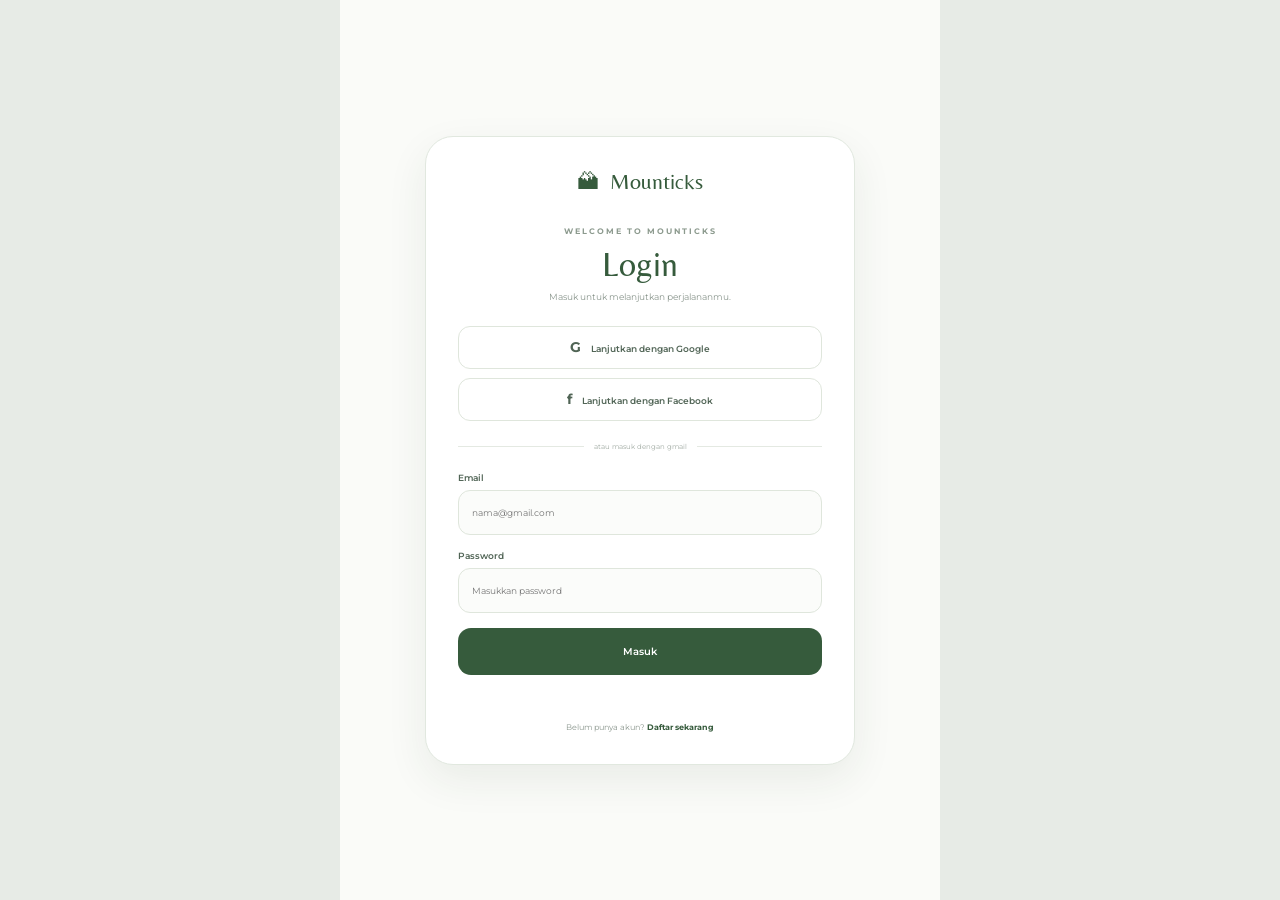
<file: index.html>
<!DOCTYPE html>
<html lang="id">
<head>
    <meta charset="UTF-8">
    <meta name="viewport" content="width=device-width, initial-scale=1.0">
    <meta http-equiv="refresh" content="0; url=Home.html">
    <title>Mounticks</title>
</head>
<body>
    <p>Membuka Mounticks...</p>
    <script>window.location.replace("login.html");</script>
</body>
</html>
</file>
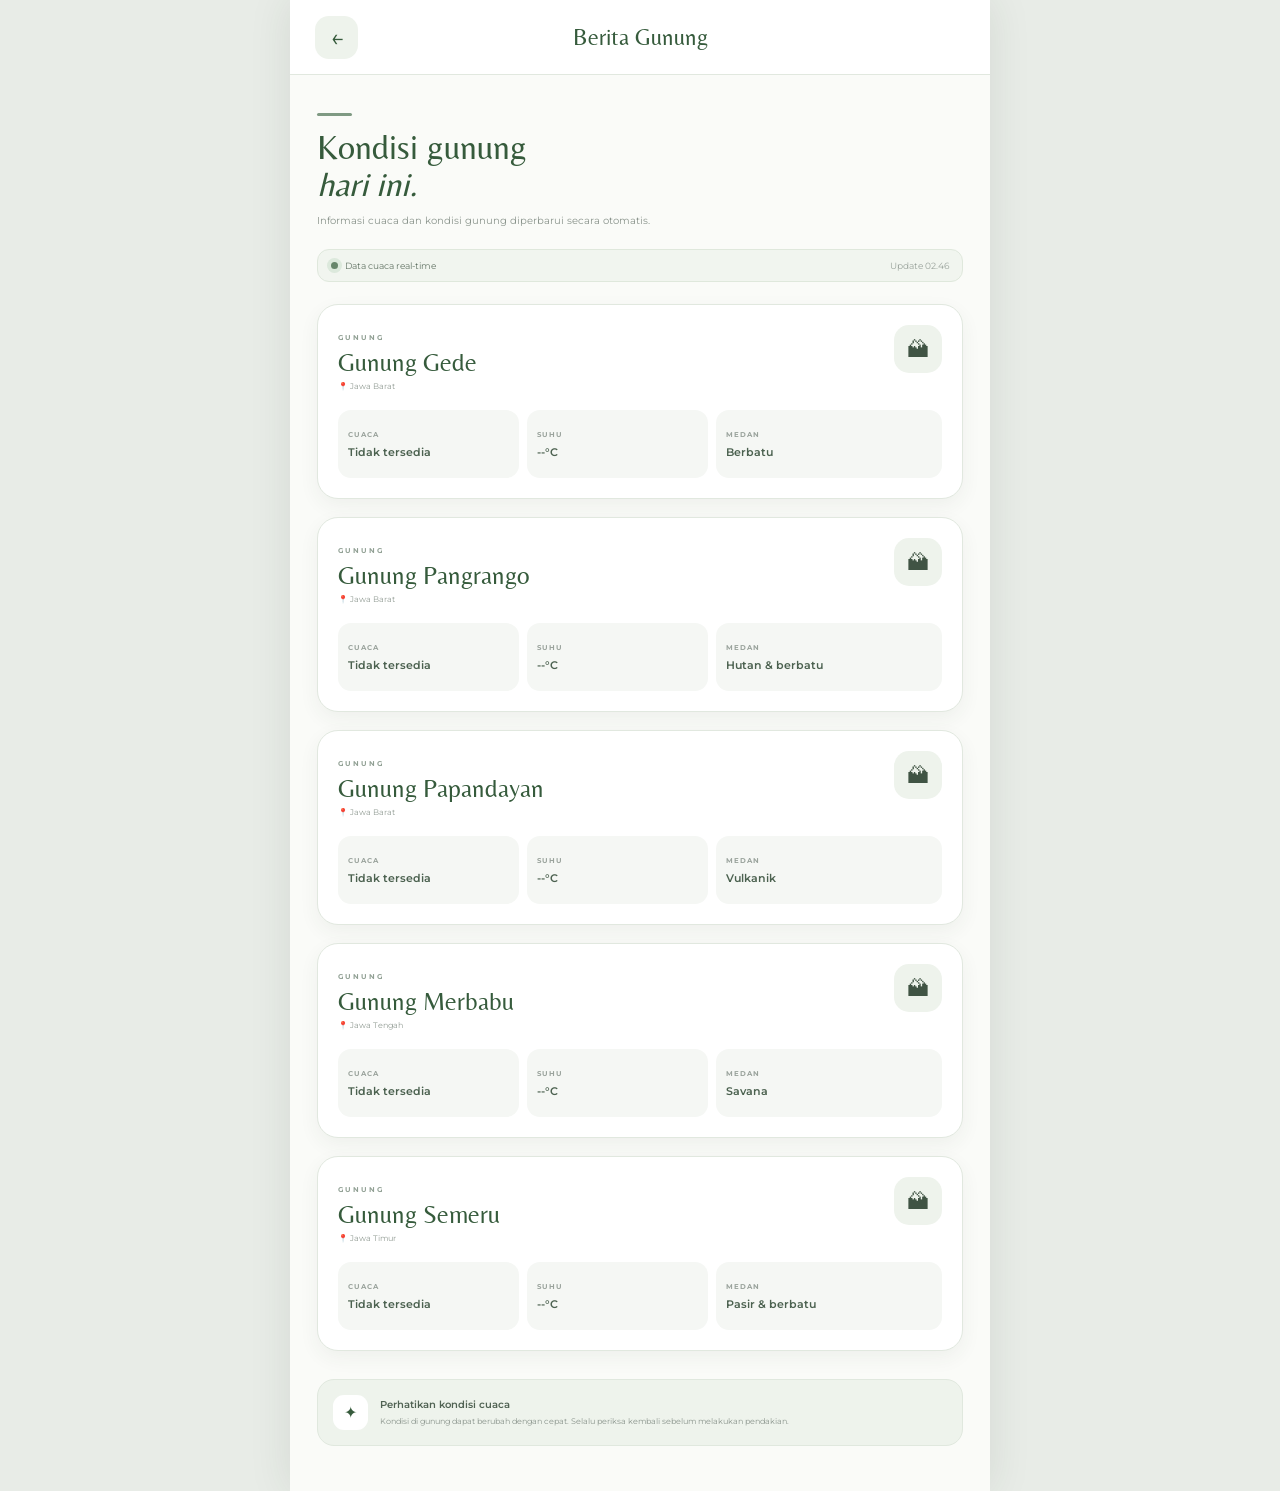
<file: berita.html>
<!DOCTYPE html>
<html lang="id">

<head>
    <meta charset="UTF-8">
    <meta name="viewport" content="width=device-width, initial-scale=1.0">

    <title>Berita Gunung - Mounticks</title>

    <!-- FONT -->
    <link rel="preconnect" href="https://fonts.googleapis.com">
    <link rel="preconnect" href="https://fonts.gstatic.com" crossorigin>

    <link href="https://fonts.googleapis.com/css2?family=Belleza&family=Montserrat:wght@400;500;600;700&display=swap"
        rel="stylesheet">
    <link rel="stylesheet" href="berita.css">

    <link rel="stylesheet" href="berita.css">
</head>


<body>

    <div class="page">

        <!-- HEADER -->
        <header class="header">

            <a href="Home.html" class="back-btn">
                ←
            </a>

            <h1>Berita Gunung</h1>

            <div class="header-space"></div>

        </header>


        <!-- HERO -->
        <section class="hero">

            <span class="line"></span>

            <h2>
                Kondisi gunung<br>
                <em>hari ini.</em>
            </h2>

            <p>
                Informasi cuaca dan kondisi gunung
                diperbarui secara otomatis.
            </p>

        </section>


        <!-- UPDATE STATUS -->
        <div class="update-box">

            <span class="live-dot"></span>

            <span>
                Data cuaca real-time
            </span>

            <span id="updateTime">
                Memuat...
            </span>

        </div>


        <!-- MOUNTAIN LIST -->
        <main class="mountain-list">


            <!-- GUNUNG GEDE -->
            <article class="mountain-card">

                <div class="mountain-top">

                    <div>

                        <span class="mountain-label">
                            GUNUNG
                        </span>

                        <h3>
                            Gunung Gede
                        </h3>

                        <p class="location">
                            📍 Jawa Barat
                        </p>

                    </div>

                    <div class="mountain-icon">
                        🏔
                    </div>

                </div>


                <div class="weather-grid">

                    <div class="weather-item">

                        <span class="weather-label">
                            CUACA
                        </span>

                        <strong id="weather-gede">
                            Memuat...
                        </strong>

                    </div>


                    <div class="weather-item">

                        <span class="weather-label">
                            SUHU
                        </span>

                        <strong id="temp-gede">
                            --°C
                        </strong>

                    </div>


                    <div class="weather-item">

                        <span class="weather-label">
                            MEDAN
                        </span>

                        <strong>
                            Berbatu
                        </strong>

                    </div>

                </div>

            </article>


            <!-- GUNUNG PANGRANGO -->
            <article class="mountain-card">

                <div class="mountain-top">

                    <div>

                        <span class="mountain-label">
                            GUNUNG
                        </span>

                        <h3>
                            Gunung Pangrango
                        </h3>

                        <p class="location">
                            📍 Jawa Barat
                        </p>

                    </div>

                    <div class="mountain-icon">
                        🏔
                    </div>

                </div>


                <div class="weather-grid">

                    <div class="weather-item">

                        <span class="weather-label">
                            CUACA
                        </span>

                        <strong id="weather-pangrango">
                            Memuat...
                        </strong>

                    </div>


                    <div class="weather-item">

                        <span class="weather-label">
                            SUHU
                        </span>

                        <strong id="temp-pangrango">
                            --°C
                        </strong>

                    </div>


                    <div class="weather-item">

                        <span class="weather-label">
                            MEDAN
                        </span>

                        <strong>
                            Hutan & berbatu
                        </strong>

                    </div>

                </div>

            </article>


            <!-- GUNUNG PAPANDAYAN -->
            <article class="mountain-card">

                <div class="mountain-top">

                    <div>

                        <span class="mountain-label">
                            GUNUNG
                        </span>

                        <h3>
                            Gunung Papandayan
                        </h3>

                        <p class="location">
                            📍 Jawa Barat
                        </p>

                    </div>

                    <div class="mountain-icon">
                        🏔
                    </div>

                </div>


                <div class="weather-grid">

                    <div class="weather-item">

                        <span class="weather-label">
                            CUACA
                        </span>

                        <strong id="weather-papandayan">
                            Memuat...
                        </strong>

                    </div>


                    <div class="weather-item">

                        <span class="weather-label">
                            SUHU
                        </span>

                        <strong id="temp-papandayan">
                            --°C
                        </strong>

                    </div>


                    <div class="weather-item">

                        <span class="weather-label">
                            MEDAN
                        </span>

                        <strong>
                            Vulkanik
                        </strong>

                    </div>

                </div>

            </article>


            <!-- GUNUNG MERBABU -->
            <article class="mountain-card">

                <div class="mountain-top">

                    <div>

                        <span class="mountain-label">
                            GUNUNG
                        </span>

                        <h3>
                            Gunung Merbabu
                        </h3>

                        <p class="location">
                            📍 Jawa Tengah
                        </p>

                    </div>

                    <div class="mountain-icon">
                        🏔
                    </div>

                </div>


                <div class="weather-grid">

                    <div class="weather-item">

                        <span class="weather-label">
                            CUACA
                        </span>

                        <strong id="weather-merbabu">
                            Memuat...
                        </strong>

                    </div>


                    <div class="weather-item">

                        <span class="weather-label">
                            SUHU
                        </span>

                        <strong id="temp-merbabu">
                            --°C
                        </strong>

                    </div>


                    <div class="weather-item">

                        <span class="weather-label">
                            MEDAN
                        </span>

                        <strong>
                            Savana
                        </strong>

                    </div>

                </div>

            </article>


            <!-- GUNUNG SEMERU -->
            <article class="mountain-card">

                <div class="mountain-top">

                    <div>

                        <span class="mountain-label">
                            GUNUNG
                        </span>

                        <h3>
                            Gunung Semeru
                        </h3>

                        <p class="location">
                            📍 Jawa Timur
                        </p>

                    </div>

                    <div class="mountain-icon">
                        🏔
                    </div>

                </div>


                <div class="weather-grid">

                    <div class="weather-item">

                        <span class="weather-label">
                            CUACA
                        </span>

                        <strong id="weather-semeru">
                            Memuat...
                        </strong>

                    </div>


                    <div class="weather-item">

                        <span class="weather-label">
                            SUHU
                        </span>

                        <strong id="temp-semeru">
                            --°C
                        </strong>

                    </div>


                    <div class="weather-item">

                        <span class="weather-label">
                            MEDAN
                        </span>

                        <strong>
                            Pasir & berbatu
                        </strong>

                    </div>

                </div>

            </article>

        </main>


        <!-- INFO -->
        <section class="info">

            <div class="info-icon">
                ✦
            </div>

            <div>

                <h4>
                    Perhatikan kondisi cuaca
                </h4>

                <p>
                    Kondisi di gunung dapat berubah dengan cepat.
                    Selalu periksa kembali sebelum melakukan pendakian.
                </p>

            </div>

        </section>

    </div>


    <script>

        /*
        ==========================================
        DATA GUNUNG
        ==========================================
        Koordinat menggunakan lokasi gunung.
        */

        const mountains = {

            gede: {
                lat: -6.78,
                lon: 106.98,
                weather: "weather-gede",
                temp: "temp-gede"
            },

            pangrango: {
                lat: -6.77,
                lon: 106.94,
                weather: "weather-pangrango",
                temp: "temp-pangrango"
            },

            papandayan: {
                lat: -7.32,
                lon: 107.73,
                weather: "weather-papandayan",
                temp: "temp-papandayan"
            },

            merbabu: {
                lat: -7.45,
                lon: 110.44,
                weather: "weather-merbabu",
                temp: "temp-merbabu"
            },

            semeru: {
                lat: -8.11,
                lon: 112.92,
                weather: "weather-semeru",
                temp: "temp-semeru"
            }

        };


        /*
        ==========================================
        AMBIL CUACA
        ==========================================
        */

        async function getWeather(mountain) {

            const url =
                `https://api.open-meteo.com/v1/forecast` +
                `?latitude=${mountain.lat}` +
                `&longitude=${mountain.lon}` +
                `&current=temperature_2m,weather_code` +
                `&temperature_unit=celsius` +
                `&timezone=auto`;


            try {

                const response =
                    await fetch(url);


                if (!response.ok) {

                    throw new Error(
                        "Gagal mengambil data"
                    );

                }


                const data =
                    await response.json();


                const temperature =
                    data.current.temperature_2m;


                const weatherCode =
                    data.current.weather_code;


                document
                    .getElementById(mountain.temp)
                    .textContent =
                    `${Math.round(temperature)}°C`;


                document
                    .getElementById(mountain.weather)
                    .textContent =
                    getWeatherText(weatherCode);


            }

            catch (error) {

                document
                    .getElementById(mountain.weather)
                    .textContent =
                    "Tidak tersedia";


                document
                    .getElementById(mountain.temp)
                    .textContent =
                    "--°C";

                console.error(error);

            }

        }


        /*
        ==========================================
        TERJEMAHKAN WEATHER CODE
        ==========================================
        */

        function getWeatherText(code) {

            if (code === 0) {
                return "Cerah";
            }

            if (code === 1) {
                return "Cerah berawan";
            }

            if (code === 2) {
                return "Berawan";
            }

            if (code === 3) {
                return "Mendung";
            }

            if (code >= 45 && code <= 48) {
                return "Berkabut";
            }

            if (code >= 51 && code <= 57) {
                return "Gerimis";
            }

            if (code >= 61 && code <= 67) {
                return "Hujan";
            }

            if (code >= 71 && code <= 77) {
                return "Salju";
            }

            if (code >= 80 && code <= 82) {
                return "Hujan deras";
            }

            if (code >= 95 && code <= 99) {
                return "Badai petir";
            }

            return "Tidak diketahui";

        }


        /*
        ==========================================
        JALANKAN SEMUA GUNUNG
        ==========================================
        */

        Object.values(mountains)
            .forEach(mountain => {

                getWeather(mountain);

            });


        /*
        ==========================================
        WAKTU UPDATE
        ==========================================
        */

        const now = new Date();


        document
            .getElementById("updateTime")
            .textContent =
            "Update " +
            now.toLocaleTimeString(
                "id-ID",
                {
                    hour: "2-digit",
                    minute: "2-digit"
                }
            );


        /*
        ==========================================
        REFRESH OTOMATIS
        ==========================================
        */

        setInterval(() => {

            Object.values(mountains)
                .forEach(mountain => {

                    getWeather(mountain);

                });


            const update =
                new Date();


            document
                .getElementById("updateTime")
                .textContent =
                "Update " +
                update.toLocaleTimeString(
                    "id-ID",
                    {
                        hour: "2-digit",
                        minute: "2-digit"
                    }
                );

        }, 15 * 60 * 1000);

    </script>

</body>

</html>
</file>
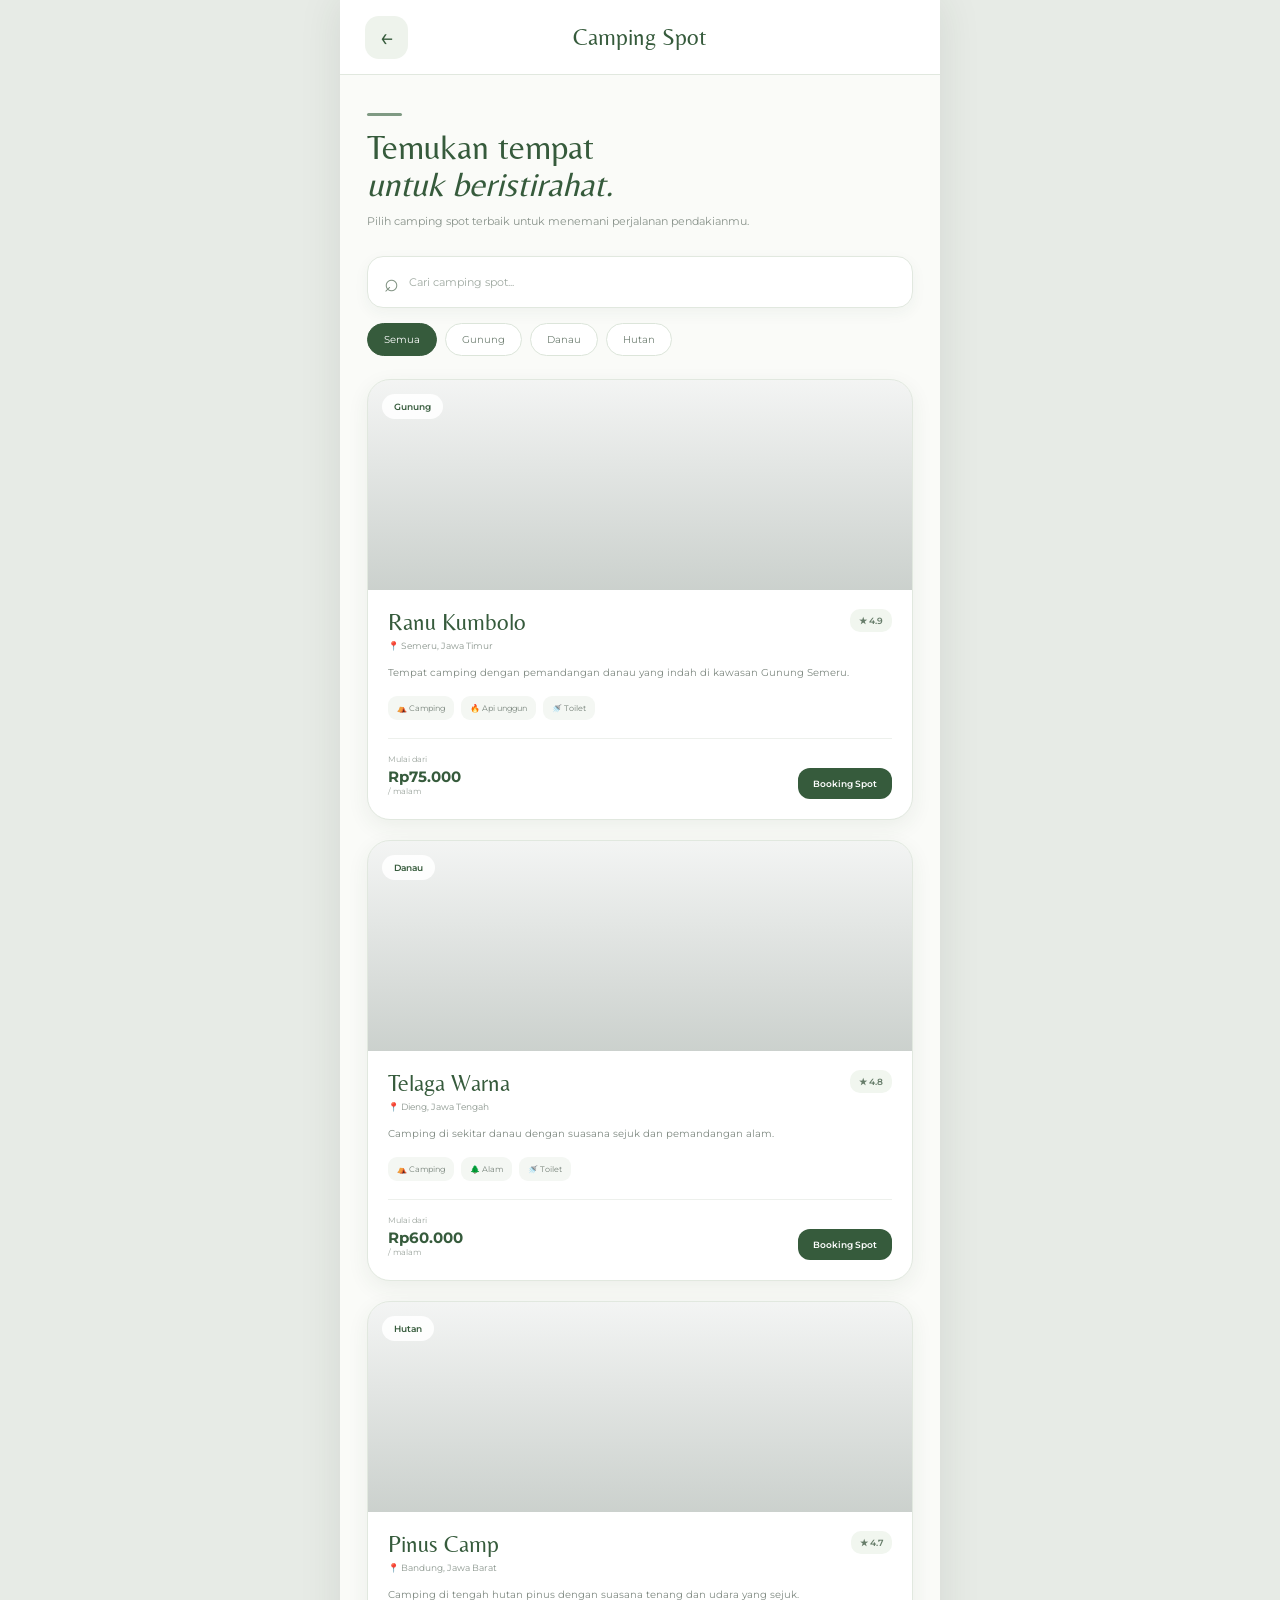
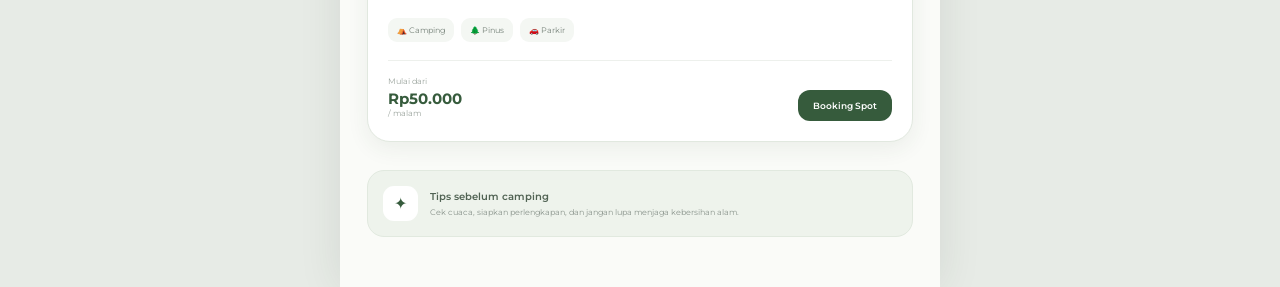
<file: camping.html>
<!DOCTYPE html>
<html lang="id">

<head>
    <meta charset="UTF-8">
    <meta name="viewport" content="width=device-width, initial-scale=1.0">

    <title>Camping Spot - Mounticks</title>

    <!-- FONT -->
    <link rel="preconnect" href="https://fonts.googleapis.com">
    <link rel="preconnect" href="https://fonts.gstatic.com" crossorigin>

    <link href="https://fonts.googleapis.com/css2?family=Belleza&family=Montserrat:wght@400;500;600;700&display=swap" rel="stylesheet">
    <link rel="stylesheet" href="global.css">

    <link rel="stylesheet" href="camping.css">
</head>


<body>

    <div class="camping-page">

        <!-- HEADER -->
        <header class="camping-header">

            <a href="Home.html" class="back-btn">
                ←
            </a>

            <h1>Camping Spot</h1>

            <div class="header-space"></div>

        </header>


        <!-- JUDUL -->
        <section class="hero-text">

            <div class="small-line"></div>

            <h2>
                Temukan tempat<br>
                <span>untuk beristirahat.</span>
            </h2>

            <p>
                Pilih camping spot terbaik untuk
                menemani perjalanan pendakianmu.
            </p>

        </section>


        <!-- SEARCH -->
        <div class="search-container">

            <span class="search-icon">⌕</span>

            <input
                type="text"
                id="searchInput"
                placeholder="Cari camping spot..."
                onkeyup="searchSpot()">

        </div>


        <!-- FILTER -->
        <div class="filter-list">

            <button
                class="filter active"
                onclick="filterSpot('all', this)">
                Semua
            </button>

            <button
                class="filter"
                onclick="filterSpot('gunung', this)">
                Gunung
            </button>

            <button
                class="filter"
                onclick="filterSpot('danau', this)">
                Danau
            </button>

            <button
                class="filter"
                onclick="filterSpot('hutan', this)">
                Hutan
            </button>

        </div>


        <!-- CAMPING SPOTS -->
        <main class="spot-list">


            <!-- SPOT 1 -->
            <article
                class="spot-card"
                data-category="gunung"
                data-name="Ranu Kumbolo">

                <div class="spot-image ranu">

                    <span class="spot-tag">
                        Gunung
                    </span>

                </div>


                <div class="spot-content">

                    <div class="spot-heading">

                        <div>

                            <h3>
                                Ranu Kumbolo
                            </h3>

                            <p class="location">
                                📍 Semeru, Jawa Timur
                            </p>

                        </div>

                        <span class="rating">
                            ★ 4.9
                        </span>

                    </div>


                    <p class="description">
                        Tempat camping dengan pemandangan
                        danau yang indah di kawasan Gunung Semeru.
                    </p>


                    <div class="facilities">

                        <span>⛺ Camping</span>
                        <span>🔥 Api unggun</span>
                        <span>🚿 Toilet</span>

                    </div>


                    <div class="spot-footer">

                        <div class="price">

                            <small>
                                Mulai dari
                            </small>

                            <strong>
                                Rp75.000
                            </strong>

                            <small>
                                / malam
                            </small>

                        </div>


                        <button
                            class="choose-btn"
                            onclick="chooseSpot('Ranu Kumbolo', 'Rp75.000')">

                            Booking Spot

                        </button>

                    </div>

                </div>

            </article>


            <!-- SPOT 2 -->
            <article
                class="spot-card"
                data-category="danau"
                data-name="Telaga Warna">

                <div class="spot-image telaga">

                    <span class="spot-tag">
                        Danau
                    </span>

                </div>


                <div class="spot-content">

                    <div class="spot-heading">

                        <div>

                            <h3>
                                Telaga Warna
                            </h3>

                            <p class="location">
                                📍 Dieng, Jawa Tengah
                            </p>

                        </div>

                        <span class="rating">
                            ★ 4.8
                        </span>

                    </div>


                    <p class="description">
                        Camping di sekitar danau dengan
                        suasana sejuk dan pemandangan alam.
                    </p>


                    <div class="facilities">

                        <span>⛺ Camping</span>
                        <span>🌲 Alam</span>
                        <span>🚿 Toilet</span>

                    </div>


                    <div class="spot-footer">

                        <div class="price">

                            <small>
                                Mulai dari
                            </small>

                            <strong>
                                Rp60.000
                            </strong>

                            <small>
                                / malam
                            </small>

                        </div>


                        <button
                            class="choose-btn"
                            onclick="chooseSpot('Telaga Warna', 'Rp60.000')">

                            Booking Spot

                        </button>

                    </div>

                </div>

            </article>


            <!-- SPOT 3 -->
            <article
                class="spot-card"
                data-category="hutan"
                data-name="Pinus Camp">

                <div class="spot-image pinus">

                    <span class="spot-tag">
                        Hutan
                    </span>

                </div>


                <div class="spot-content">

                    <div class="spot-heading">

                        <div>

                            <h3>
                                Pinus Camp
                            </h3>

                            <p class="location">
                                📍 Bandung, Jawa Barat
                            </p>

                        </div>

                        <span class="rating">
                            ★ 4.7
                        </span>

                    </div>


                    <p class="description">
                        Camping di tengah hutan pinus dengan
                        suasana tenang dan udara yang sejuk.
                    </p>


                    <div class="facilities">

                        <span>⛺ Camping</span>
                        <span>🌲 Pinus</span>
                        <span>🚗 Parkir</span>

                    </div>


                    <div class="spot-footer">

                        <div class="price">

                            <small>
                                Mulai dari
                            </small>

                            <strong>
                                Rp50.000
                            </strong>

                            <small>
                                / malam
                            </small>

                        </div>


                        <button
                            class="choose-btn"
                            onclick="chooseSpot('Pinus Camp', 'Rp50.000')">

                            Booking Spot

                        </button>

                    </div>

                </div>

            </article>

        </main>


        <!-- EMPTY -->
        <div
            class="empty"
            id="empty">

            <div class="empty-icon">
                🏕
            </div>

            <h3>
                Camping spot tidak ditemukan
            </h3>

            <p>
                Coba gunakan kata pencarian lain.
            </p>

        </div>



        <!-- BOOKING CAMPING MODAL -->
        <div class="booking-overlay" id="bookingOverlay">
            <div class="booking-modal">
                <button class="booking-close" onclick="closeBooking()" aria-label="Tutup">×</button>
                <div class="booking-modal-icon">⛺</div>
                <span class="booking-label">BOOKING CAMPING</span>
                <h2 id="bookingSpotName">Camping Spot</h2>
                <p class="booking-price" id="bookingSpotPrice">Rp0 / malam</p>

                <form id="campingBookingForm">
                    <div class="booking-field">
                        <label for="campingName">Nama Pemesan</label>
                        <input type="text" id="campingName" placeholder="Masukkan nama" required>
                    </div>
                    <div class="booking-field">
                        <label for="campingDate">Tanggal Camping</label>
                        <input type="date" id="campingDate" required>
                    </div>
                    <div class="booking-field">
                        <label for="campingPeople">Jumlah Orang</label>
                        <input type="number" id="campingPeople" min="1" max="20" value="1" required>
                    </div>
                    <button type="submit" class="booking-submit">Konfirmasi Booking</button>
                </form>
            </div>
        </div>

        <!-- TIPS -->
        <section class="tips">

            <div class="tips-icon">
                ✦
            </div>

            <div>

                <h4>
                    Tips sebelum camping
                </h4>

                <p>
                    Cek cuaca, siapkan perlengkapan,
                    dan jangan lupa menjaga kebersihan alam.
                </p>

            </div>

        </section>

    </div>


    <script>

        let currentCategory = "all";


        /* FILTER */

        function filterSpot(category, button) {

            currentCategory = category;


            document
                .querySelectorAll(".filter")
                .forEach(btn => {
                    btn.classList.remove("active");
                });


            button.classList.add("active");


            showSpots();

        }


        /* SEARCH */

        function searchSpot() {

            showSpots();

        }


        /* TAMPILKAN SPOT */

        function showSpots() {

            const keyword =
                document
                    .getElementById("searchInput")
                    .value
                    .toLowerCase();


            const cards =
                document.querySelectorAll(".spot-card");


            let total = 0;


            cards.forEach(card => {

                const name =
                    card.dataset.name.toLowerCase();

                const category =
                    card.dataset.category;


                const matchName =
                    name.includes(keyword);

                const matchCategory =
                    currentCategory === "all" ||
                    category === currentCategory;


                if (
                    matchName &&
                    matchCategory
                ) {

                    card.style.display = "block";

                    total++;

                } else {

                    card.style.display = "none";

                }

            });


            document.getElementById("empty").style.display =
                total === 0 ? "block" : "none";

        }



        /* BOOKING CAMPING SPOT */

        let selectedCampingSpot = null;

        function chooseSpot(name, price) {
            selectedCampingSpot = { name: name, price: price };

            localStorage.setItem("campingSpot", JSON.stringify(selectedCampingSpot));

            document.getElementById("bookingSpotName").textContent = name;
            document.getElementById("bookingSpotPrice").textContent = price + " / malam";

            const today = new Date();
            const localToday = new Date(
                today.getTime() - today.getTimezoneOffset() * 60000
            ).toISOString().split("T")[0];

            document.getElementById("campingDate").min = localToday;
            document.getElementById("bookingOverlay").classList.add("show");
            document.body.classList.add("modal-open");
        }

        function closeBooking() {
            document.getElementById("bookingOverlay").classList.remove("show");
            document.body.classList.remove("modal-open");
        }

        document.getElementById("bookingOverlay").addEventListener("click", function(event) {
            if (event.target === this) closeBooking();
        });

        document.getElementById("campingBookingForm").addEventListener("submit", function(event) {
            event.preventDefault();

            if (!selectedCampingSpot) return;

            const name = document.getElementById("campingName").value.trim();
            const date = document.getElementById("campingDate").value;
            const people = Number(document.getElementById("campingPeople").value);

            if (!name || !date || people < 1) {
                alert("Lengkapi data booking terlebih dahulu.");
                return;
            }

            const priceNumber = Number(
                selectedCampingSpot.price.replace(/[^0-9]/g, "")
            );

            const booking = {
                code: "CAMP-" + Math.floor(100000 + Math.random() * 900000),
                type: "Camping",
                name: name,
                spot: selectedCampingSpot.name,
                date: date,
                people: people,
                price: priceNumber,
                total: priceNumber * people,
                status: "Booking Aktif",
                createdAt: new Date().toISOString()
            };

            const bookings = JSON.parse(localStorage.getItem("campingHistory")) || [];
            bookings.push(booking);
            localStorage.setItem("campingHistory", JSON.stringify(bookings));
            localStorage.setItem("lastCampingBooking", JSON.stringify(booking));

            closeBooking();

            alert(
                "Booking berhasil!\n\n" +
                "Spot: " + booking.spot + "\n" +
                "Tanggal: " + formatCampingDate(booking.date) + "\n" +
                "Jumlah orang: " + booking.people + "\n" +
                "Total: Rp" + booking.total.toLocaleString("id-ID") + "\n" +
                "Kode booking: " + booking.code
            );

            document.getElementById("campingBookingForm").reset();
            document.getElementById("campingPeople").value = 1;
        });

        function formatCampingDate(dateString) {
            return new Date(dateString + "T00:00:00").toLocaleDateString("id-ID", {
                day: "2-digit",
                month: "long",
                year: "numeric"
            });
        }

    </script>

</body>

</html>
</file>
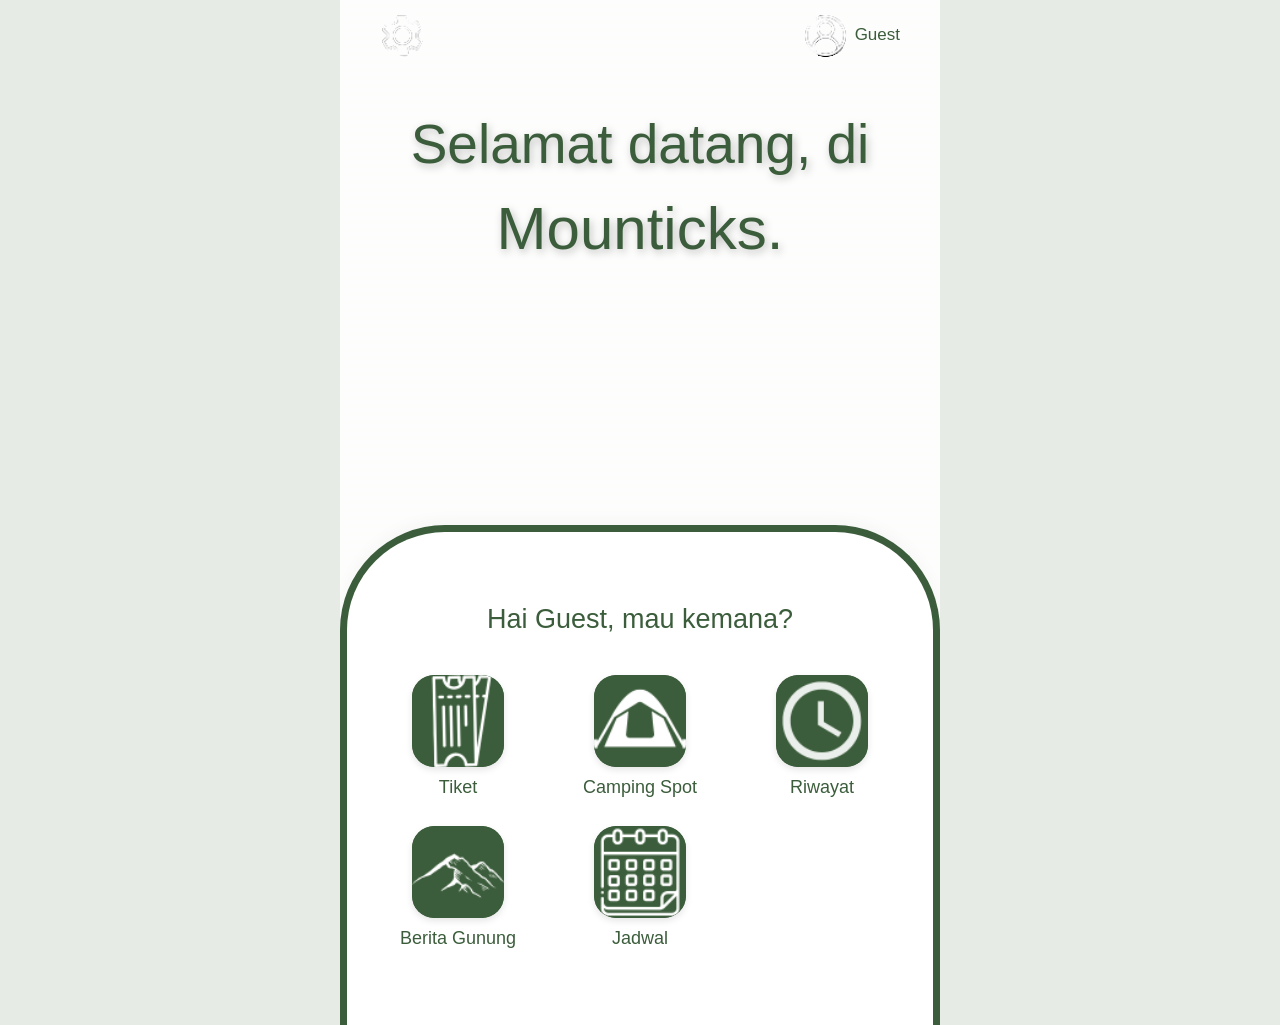
<file: Home.html>
<!DOCTYPE html>
<html lang="id">
<head>
    <meta charset="UTF-8">
    <meta name="viewport" content="width=device-width, initial-scale=1.0">
    <title>Mounticks</title>
    <link rel="stylesheet" href="global.css">
    <link rel="stylesheet" href="Home.css">
</head>

<body>

    <div class="app">

        <!-- HEADER -->
        <header class="header">
            <button class="icon-btn" type="button" onclick="showSettings()">
    <img src="7.png" class="img-header" />
</button>
        
           <div class="profile"> 

    <span class="user-icon"> 
        <img src="8.png" class="img-profil"/>
    </span> 

    <span id="homeUsername">
        User
    </span>

</div>
        </header>


        <!-- HERO -->
        <section class="hero">

            <div class="hero-content">
                <h1>
                    Selamat datang, di<br>
                    <span>Mounticks.</span>
                </h1>
            </div>

        </section>


        <!-- GREEN CURVE -->
        <div class="green-curve"></div>


        <!-- MENU CARD -->
        <section class="menu-card">

           <h2>
    Hai <span id="homeGreeting">User</span>, mau kemana?
</h2>

            <div class="menu-container">

    <a href="tiket.html" class="menu-item">
        <div class="menu-icon">
            <img src="1.png">
        </div>
        <span>Tiket</span>
    </a>

    <a href="camping.html" class="menu-item">
        <div class="menu-icon">
            <img src="3.png" alt="">
        </div>
        <span>Camping Spot</span>
    </a>

    <a href="riwayat.html" class="menu-item">
        <div class="menu-icon">
            <img src="6.png" alt="">
        </div>
        <span>Riwayat</span>
    </a>

    <a href="berita.html" class="menu-item">
        <div class="menu-icon">
            <img src="5.png" alt="">
        </div>
        <span>Berita Gunung</span>
    </a>

    <a href="jadwal.html" class="menu-item">
        <div class="menu-icon">
            <img src="4.png" alt="">
        </div>
        <span>Jadwal</span>
    </a>

</div>

        </section>

    </div>

<!-- ==============================
     MODAL PENGATURAN
================================= -->

<div class="settings-overlay" id="settingsOverlay">

    <div class="settings-modal">

        <button
            class="settings-close"
            onclick="closeSettings()">
            ×
        </button>

        <div class="settings-icon">
            ⚙
        </div>

        <h2>Pengaturan</h2>

        <p class="settings-subtitle">
            Kelola akun dan pengaturan Mounticks
        </p>


        <!-- AKUN -->

        <div class="settings-account">

            <div class="settings-avatar">
                👤
            </div>

            <div>
                <strong id="settingsUsername">
                    User
                </strong>

                <span id="settingsEmail">
                    user@email.com
                </span>
            </div>

        </div>


        <!-- PILIHAN -->

        <div class="settings-menu">

            <button
                class="settings-item"
                onclick="showAccountInfo()">

                <span>👤</span>

                <div>
                    <strong>Akun Saya</strong>
                    <small>Lihat informasi akun</small>
                </div>

                <b>›</b>

            </button>


            <button
                class="settings-item"
                onclick="showMessage('Fitur tema akan segera tersedia')">

                <span>🎨</span>

                <div>
                    <strong>Tampilan</strong>
                    <small>Pengaturan tampilan</small>
                </div>

                <b>›</b>

            </button>


            <button
                class="settings-item"
                onclick="showMessage('Mounticks versi demo')">

                <span>ℹ️</span>

                <div>
                    <strong>Tentang Mounticks</strong>
                    <small>Informasi aplikasi</small>
                </div>

                <b>›</b>

            </button>

        </div>


        <!-- LOGOUT -->

        <button
            class="logout-btn"
            onclick="logout()">

            Keluar dari Akun

        </button>

    </div>


    <script src="script.js"></script>
    <script src="data.js"></script>

    
</div>
</body>
</html>
</file>
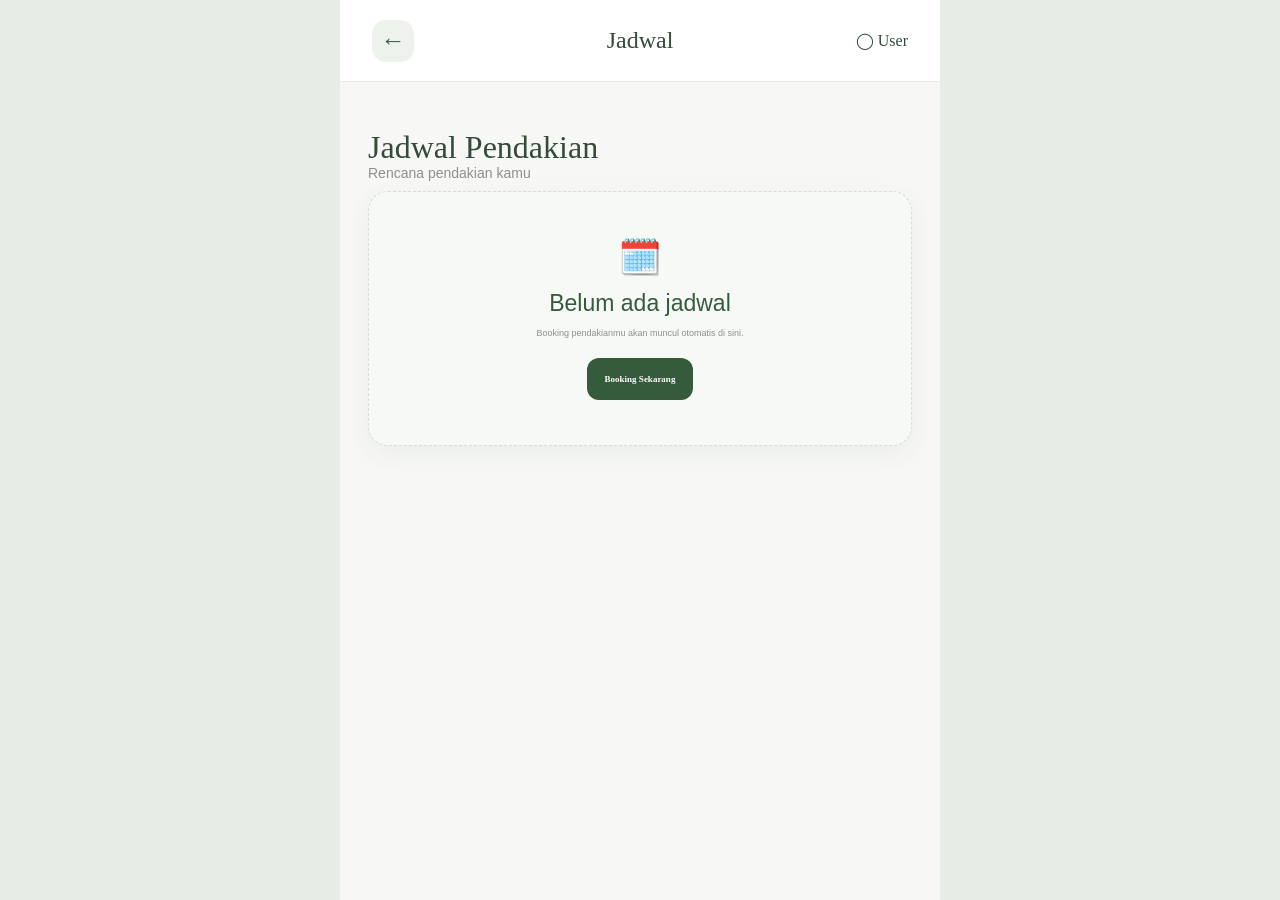
<file: jadwal.html>
<!DOCTYPE html>
<html lang="id">

<head>

    <meta charset="UTF-8">

    <meta
        name="viewport"
        content="width=device-width, initial-scale=1.0">

    <title>Jadwal - Mounticks</title>

    <link rel="stylesheet" href="global.css">

    <link rel="stylesheet" href="jadwal.css">

</head>

<body>

    <div class="jadwal-page">

        <!-- HEADER -->

        <header class="jadwal-header">

            <a
                href="Home.html"
                class="jadwal-back">
                ←
            </a>

            <h2>Jadwal</h2>

            <div class="profile">
    ◯ <span id="jadwalUsername">User</span>
</div>

        </header>


        <!-- CONTENT -->

        <main class="jadwal-content">

            <h1>Jadwal Pendakian</h1>

            <div id="jadwalContainer">

                <!-- Jadwal otomatis muncul di sini -->

            </div>

        </main>

    </div>


    <script src="data.js"></script>
    <script src="jadwal.js"></script>

</body>

</html>
</file>
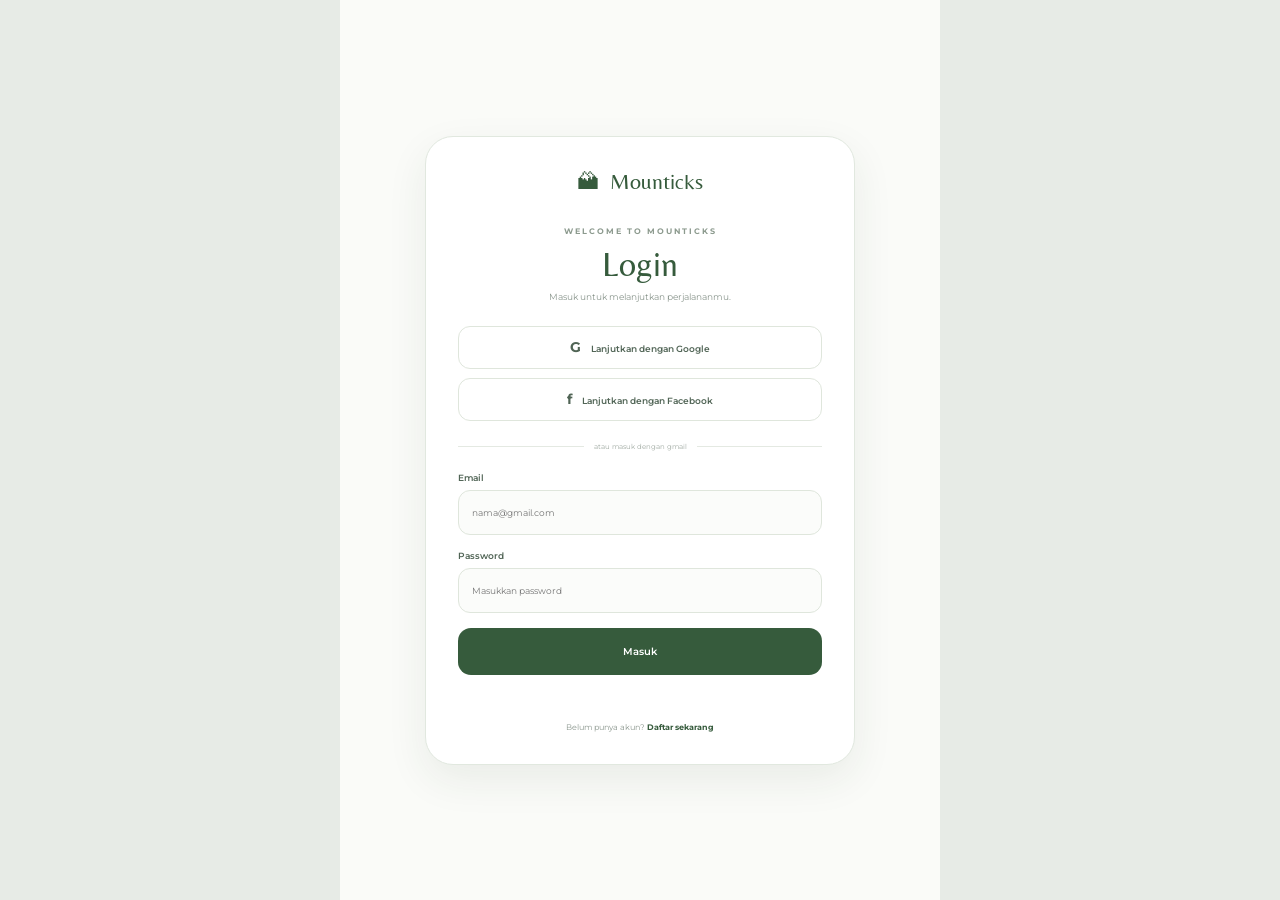
<file: login.html>
<!DOCTYPE html>
<html lang="id">
<head>
    <meta charset="UTF-8">
    <meta name="viewport" content="width=device-width, initial-scale=1.0">
    <title>Login - Mounticks</title>
    <link rel="preconnect" href="https://fonts.googleapis.com">
    <link rel="preconnect" href="https://fonts.gstatic.com" crossorigin>
    <link href="https://fonts.googleapis.com/css2?family=Belleza&family=Montserrat:wght@400;500;600;700&display=swap" rel="stylesheet">
    <link rel="stylesheet" href="global.css">
    <link rel="stylesheet" href="login.css">
</head>
<body>
    <main class="login-page">
        <section class="login-card">
            <div class="logo">🏔 <span>Mounticks</span></div>
            <div class="login-title">
                <span>WELCOME TO MOUNTICKS</span>
                <h1>Login</h1>
                <p>Masuk untuk melanjutkan perjalananmu.</p>
            </div>

            <div class="social-login">
                <button type="button" class="social-button" onclick="loginGoogle()"><b>G</b> Lanjutkan dengan Google</button>
                <button type="button" class="social-button" onclick="loginFacebook()"><b>f</b> Lanjutkan dengan Facebook</button>
            </div>

            <div class="divider"><span>atau masuk dengan gmail</span></div>

            <form id="loginForm">
                <div class="input-group">
                    <label for="email">Email</label>
                    <input type="email" id="email" placeholder="nama@gmail.com" required>
                </div>
                <div class="input-group">
                    <label for="password">Password</label>
                    <input type="password" id="password" placeholder="Masukkan password" required>
                </div>
                <button type="submit" class="login-button">Masuk</button>
                <p id="loginMessage" class="login-message"></p>
            </form>

            <p class="register-link">Belum punya akun? <a href="register.html">Daftar sekarang</a></p>
        </section>
    </main>
    <script src="login.js"></script>
</body>
</html>
</file>
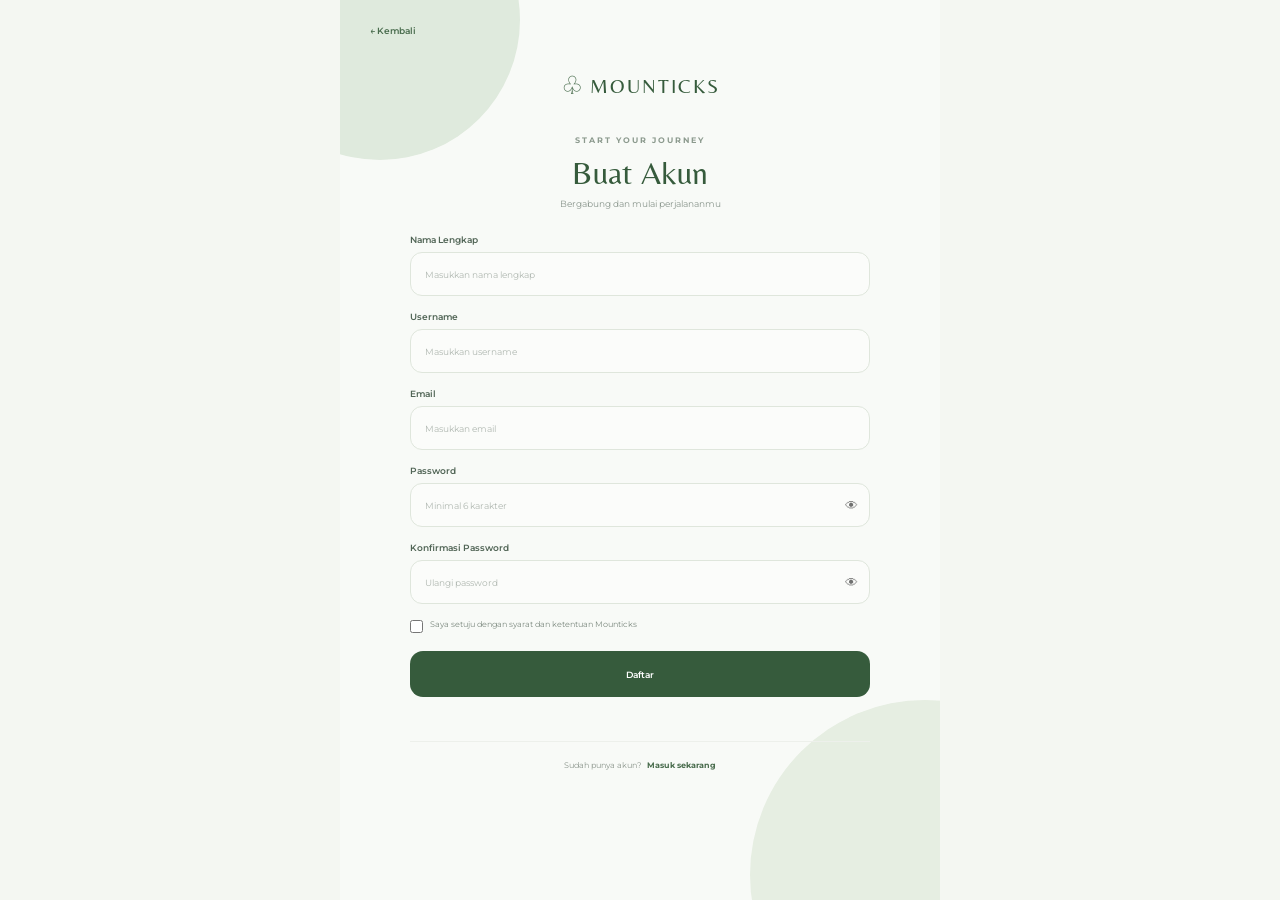
<file: register.html>
<!DOCTYPE html>
<html lang="id">

<head>

    <meta charset="UTF-8">

    <meta
        name="viewport"
        content="width=device-width, initial-scale=1.0">

    <title>Daftar - Mounticks</title>

    <link rel="preconnect" href="https://fonts.googleapis.com">
    <link rel="preconnect" href="https://fonts.gstatic.com" crossorigin>

    <link
        href="https://fonts.googleapis.com/css2?family=Belleza&family=Montserrat:wght@400;500;600;700&display=swap"
        rel="stylesheet">
    <link rel="stylesheet" href="global.css">

    <link rel="stylesheet" href="register.css">

</head>


<body>

    <div class="register-page">
        <a href="login.html" class="back-button">← Kembali</a>
        <div class="register-decoration decoration-one"></div>
        <div class="register-decoration decoration-two"></div>


        <main class="register-card">


            <!-- LOGO -->

            <div class="logo">

                <span class="logo-icon">♧</span>

                <span class="logo-text">
                    MOUNTICKS
                </span>

            </div>


            <!-- TITLE -->

            <div class="register-title">

                <span>Start Your Journey</span>

                <h1>
                    Buat Akun
                </h1>

                <p>
                    Bergabung dan mulai perjalananmu
                </p>

            </div>


            <!-- FORM -->

            <form id="registerForm">


                <!-- NAMA -->

                <div class="input-group">

                    <label for="name">
                        Nama Lengkap
                    </label>

                    <input
                        type="text"
                        id="name"
                        placeholder="Masukkan nama lengkap"
                        required>

                </div>

                <div class="input-group">

    <label for="username">
        Username
    </label>

    <input
        type="text"
        id="username"
        placeholder="Masukkan username"
        minlength="3"
        maxlength="20"
        required>

</div>


                <!-- EMAIL -->

                <div class="input-group">

                    <label for="email">
                        Email
                    </label>

                    <input
                        type="email"
                        id="email"
                        placeholder="Masukkan email"
                        required>

                </div>


                <!-- PASSWORD -->

                <div class="input-group">

                    <label for="password">
                        Password
                    </label>

                    <div class="password-input">

                        <input
                            type="password"
                            id="password"
                            placeholder="Minimal 6 karakter"
                            minlength="6"
                            required>

                        <button
                            type="button"
                            id="togglePassword">
                            👁
                        </button>

                    </div>

                </div>


                <!-- CONFIRM PASSWORD -->

                <div class="input-group">

                    <label for="confirmPassword">
                        Konfirmasi Password
                    </label>

                    <div class="password-input">

                        <input
                            type="password"
                            id="confirmPassword"
                            placeholder="Ulangi password"
                            minlength="6"
                            required>

                        <button
                            type="button"
                            id="toggleConfirmPassword">
                            👁
                        </button>

                    </div>

                </div>


                <!-- AGREEMENT -->

                <div class="agreement">

                    <label>

                        <input
                            type="checkbox"
                            id="agreement"
                            required>

                        <span>
                            Saya setuju dengan syarat dan
                            ketentuan Mounticks
                        </span>

                    </label>

                </div>


                <!-- BUTTON -->

                <button
                    type="submit"
                    class="register-button">

                    Daftar

                </button>


                <!-- MESSAGE -->

                <p
                    id="registerMessage"
                    class="register-message">
                </p>


            </form>


            <!-- LOGIN -->

            <div class="login-link">

                <span>
                    Sudah punya akun?
                </span>

                <a href="login.html">
                    Masuk sekarang
                </a>

            </div>


        </main>

    </div>


    <script src="register.js"></script>

</body>

</html>
</file>
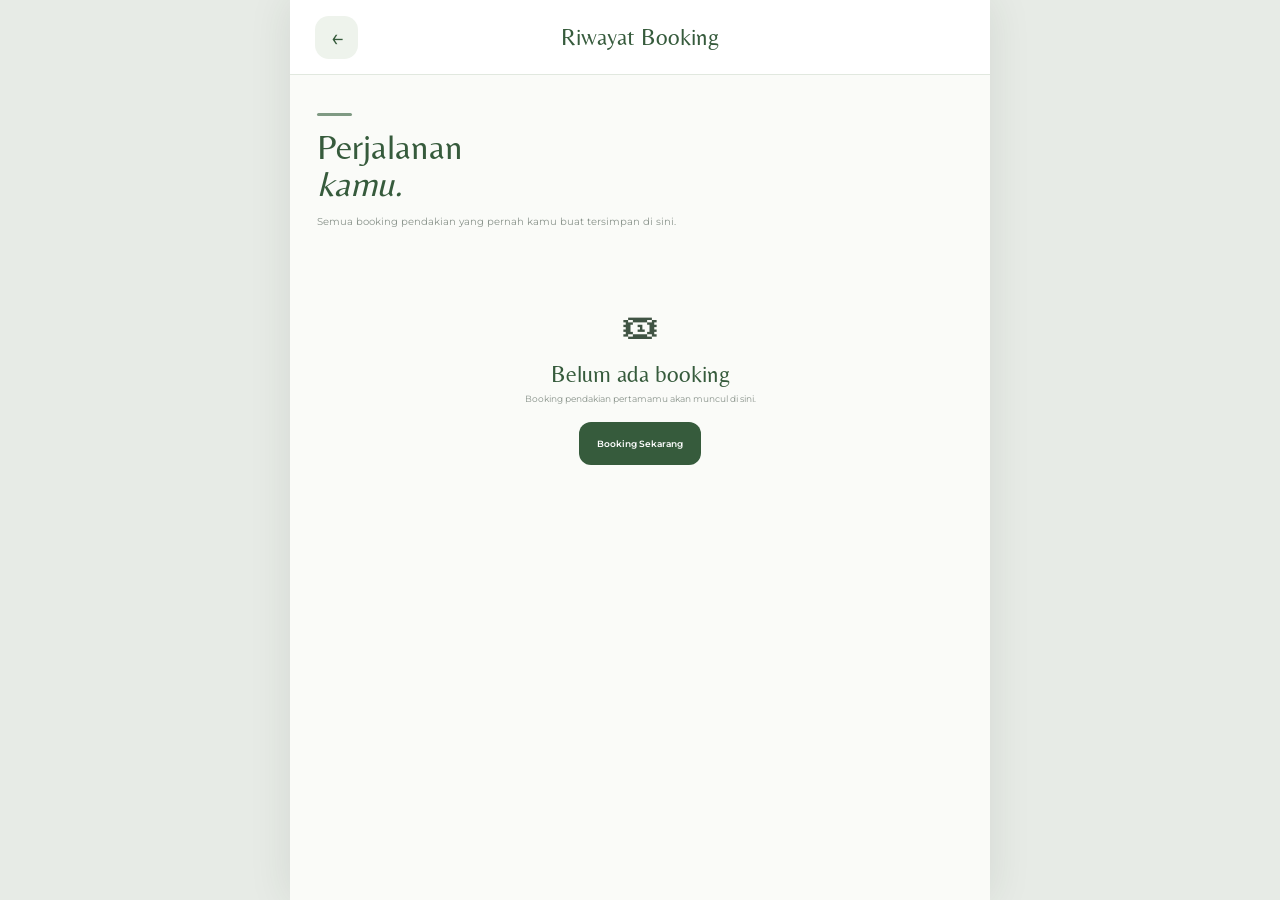
<file: riwayat.html>
<!DOCTYPE html>
<html lang="id">

<head>

    <meta charset="UTF-8">

    <meta
        name="viewport"
        content="width=device-width, initial-scale=1.0">

    <title>Riwayat Booking - Mounticks</title>

    <link rel="preconnect" href="https://fonts.googleapis.com">
    <link rel="preconnect" href="https://fonts.gstatic.com" crossorigin>

    <link
        href="https://fonts.googleapis.com/css2?family=Belleza&family=Montserrat:wght@400;500;600;700&display=swap"
        rel="stylesheet">
    <link rel="stylesheet" href="global.css">
    <link rel="stylesheet" href="riwayat.css">

</head>


<body>

<div class="page">


    <!-- HEADER -->

    <header class="header">

        <a href="Home.html" class="back-btn">
            ←
        </a>

        <h1>
            Riwayat Booking
        </h1>

        <div class="header-space"></div>

    </header>


    <!-- HERO -->

    <section class="hero">

        <span class="line"></span>

        <h2>
            Perjalanan<br>
            <em>kamu.</em>
        </h2>

        <p>
            Semua booking pendakian yang pernah kamu buat
            tersimpan di sini.
        </p>

    </section>


    <!-- LIST -->

    <main
        class="booking-list"
        id="bookingList">

    </main>


    <!-- EMPTY -->

    <div
        class="empty"
        id="empty">

        <div class="empty-icon">
            🎟
        </div>

        <h3>
            Belum ada booking
        </h3>

        <p>
            Booking pendakian pertamamu
            akan muncul di sini.
        </p>

        <a
            href="tiket.html"
            class="book-btn">

            Booking Sekarang

        </a>

    </div>


</div>


<script src="riwayat.js"></script>

</body>

</html>
</file>
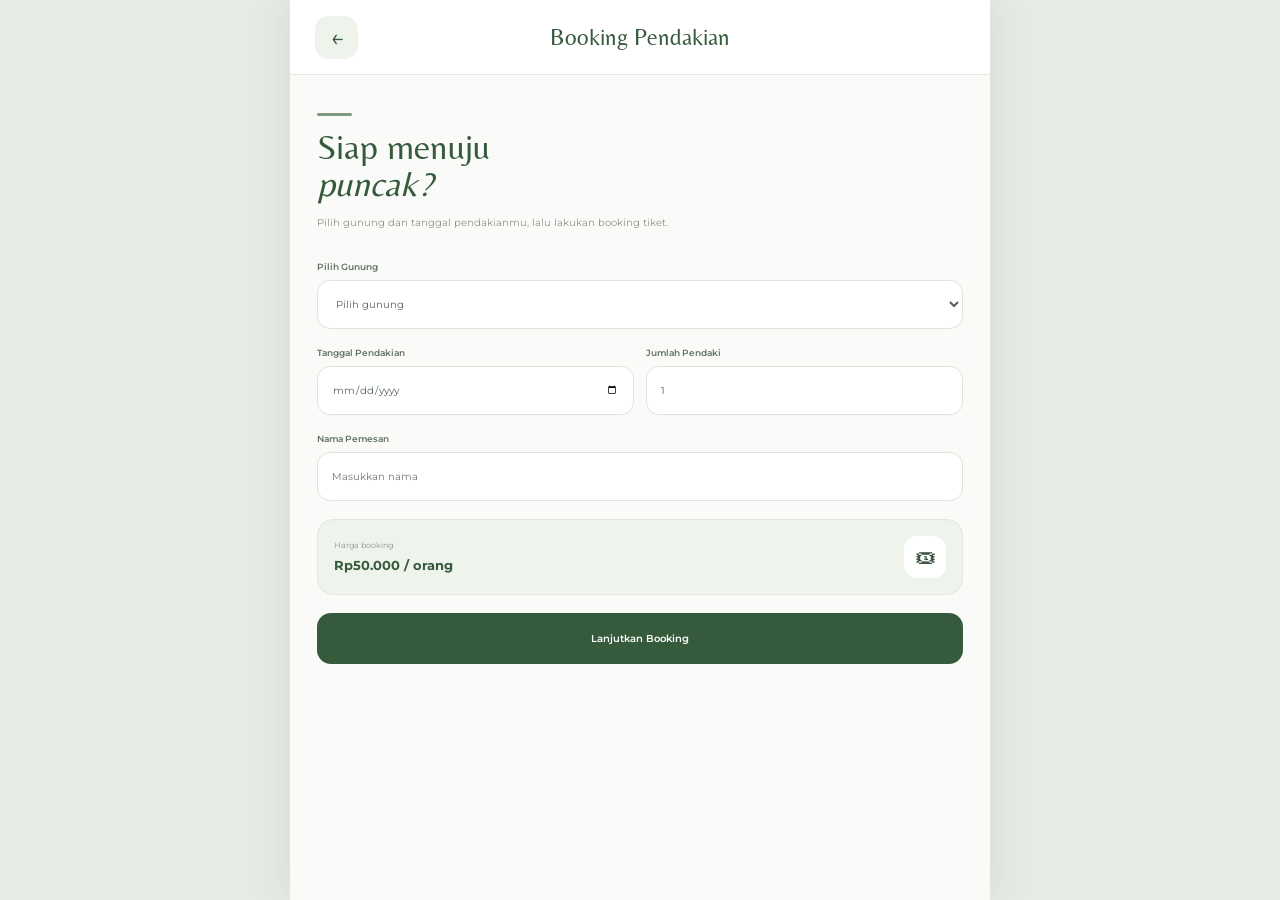
<file: tiket.html>
<!DOCTYPE html>
<html lang="id">

<head>
    <meta charset="UTF-8">
    <meta name="viewport" content="width=device-width, initial-scale=1.0">

    <title>Booking Pendakian - Mounticks</title>

    <link rel="preconnect" href="https://fonts.googleapis.com">
    <link rel="preconnect" href="https://fonts.gstatic.com" crossorigin>

    <link href="https://fonts.googleapis.com/css2?family=Belleza&family=Montserrat:wght@400;500;600;700&display=swap"
        rel="stylesheet">

    <link rel="stylesheet" href="tiket.css">
</head>

<body>

    <div class="page">

        <!-- HEADER -->
        <header class="header">

            <a href="Home.html" class="back-btn">←</a>

            <h1>Booking Pendakian</h1>

            <div class="header-space"></div>

        </header>


        <!-- HERO -->
        <section class="hero">

            <span class="line"></span>

            <h2>
                Siap menuju<br>
                <em>puncak?</em>
            </h2>

            <p>
                Pilih gunung dan tanggal pendakianmu,
                lalu lakukan booking tiket.
            </p>

        </section>


        <!-- FORM BOOKING -->
        <main class="booking-container">

            <form id="bookingForm">

                <!-- GUNUNG -->
                <div class="form-group">

                    <label for="mountain">
                        Pilih Gunung
                    </label>

                    <select id="mountain" required>

                        <option value="">
                            Pilih gunung
                        </option>

                        <option value="Gunung Gede">
                            Gunung Gede
                        </option>

                        <option value="Gunung Pangrango">
                            Gunung Pangrango
                        </option>

                        <option value="Gunung Papandayan">
                            Gunung Papandayan
                        </option>

                        <option value="Gunung Merbabu">
                            Gunung Merbabu
                        </option>

                        <option value="Gunung Semeru">
                            Gunung Semeru
                        </option>

                    </select>

                </div>


                <!-- TANGGAL + JUMLAH -->
                <div class="form-row">

                    <div class="form-group">

                        <label for="date">
                            Tanggal Pendakian
                        </label>

                        <input
                            type="date"
                            id="date"
                            required>

                    </div>


                    <div class="form-group">

                        <label for="people">
                            Jumlah Pendaki
                        </label>

                        <input
                            type="number"
                            id="people"
                            min="1"
                            max="100"
                            value="1"
                            required>

                    </div>

                </div>


                <!-- NAMA -->
                <div class="form-group">

                    <label for="name">
                        Nama Pemesan
                    </label>

                    <input
                        type="text"
                        id="name"
                        placeholder="Masukkan nama"
                        required>

                </div>


                <!-- HARGA -->
                <div class="ticket-info">

                    <div>

                        <span>
                            Harga booking
                        </span>

                        <strong>
                            Rp50.000 / orang
                        </strong>

                    </div>

                    <div class="ticket-icon">
                        🎟
                    </div>

                </div>


                <!-- BUTTON -->
                <button
                    type="submit"
                    class="booking-btn">

                    Lanjutkan Booking

                </button>

            </form>

        </main>


        <!-- ========================= -->
        <!-- MODAL VERIFIKASI IDENTITAS -->
        <!-- ========================= -->

        <div
            class="identity-modal"
            id="identityModal">

            <div class="identity-card">

                <button
                    type="button"
                    class="close-btn"
                    onclick="closeIdentityModal()">

                    ×

                </button>


                <div class="identity-icon">
                    🪪
                </div>


                <span class="identity-label">
                    VERIFIKASI IDENTITAS
                </span>


                <h2>
                    Verifikasi Booking
                </h2>


                <p class="identity-desc">
                    Pilih salah satu identitas untuk
                    melanjutkan booking pendakian.
                </p>


                <!-- PILIH IDENTITAS -->
                <div class="identity-types">

                    <label class="identity-option">

                        <input
                            type="radio"
                            name="identityType"
                            value="KTP">

                        <span class="identity-option-box">

                            <strong>KTP</strong>

                            <small>
                                NIK 16 digit
                            </small>

                        </span>

                    </label>


                    <label class="identity-option">

                        <input
                            type="radio"
                            name="identityType"
                            value="Kartu Pelajar">

                        <span class="identity-option-box">

                            <strong>Kartu Pelajar</strong>

                            <small>
                                NISN 10 digit
                            </small>

                        </span>

                    </label>


                    <label class="identity-option">

                        <input
                            type="radio"
                            name="identityType"
                            value="SIM">

                        <span class="identity-option-box">

                            <strong>SIM</strong>

                            <small>
                                Nomor SIM
                            </small>

                        </span>

                    </label>

                </div>


                <!-- NOMOR IDENTITAS -->
                <div class="identity-input">

                    <label for="identityNumber">
                        Nomor Identitas
                    </label>

                    <input
                        type="text"
                        id="identityNumber"
                        placeholder="Pilih jenis identitas terlebih dahulu"
                        inputmode="numeric"
                        autocomplete="off"
                        disabled>

                    <small id="identityHint">
                        Nomor identitas hanya digunakan
                        untuk proses verifikasi.
                    </small>

                </div>


                <p
                    class="identity-error"
                    id="identityError">
                </p>


                <button
                    type="button"
                    class="verify-btn"
                    onclick="verifyIdentity()">

                    Verifikasi & Booking

                </button>

            </div>

        </div>


        <!-- ========================= -->
        <!-- MODAL BOOKING BERHASIL -->
        <!-- ========================= -->

        <div
            class="success-modal"
            id="successModal">

            <div class="success-card">

                <div class="success-icon">
                    ✓
                </div>


                <h2>
                    Booking berhasil!
                </h2>


                <p>
                    Booking pendakianmu berhasil dibuat.
                    Simpan kode booking ini.
                </p>


                <div class="booking-code">

                    <small>
                        KODE BOOKING
                    </small>

                    <strong id="bookingCode">
                        MOUNT-000000
                    </strong>

                </div>


                <div class="booking-detail">

                    <div>

                        <span>
                            Gunung
                        </span>

                        <strong id="resultMountain">
                        </strong>

                    </div>


                    <div>

                        <span>
                            Tanggal
                        </span>

                        <strong id="resultDate">
                        </strong>

                    </div>


                    <div>

                        <span>
                            Pendaki
                        </span>

                        <strong id="resultPeople">
                        </strong>

                    </div>


                    <div>

                        <span>
                            Total
                        </span>

                        <strong id="resultTotal">
                        </strong>

                    </div>


                    <div class="identity-result">

                        <span>
                            Identitas
                        </span>

                        <strong id="resultIdentity">
                        </strong>

                    </div>

                </div>


                <button
                    type="button"
                    class="done-btn"
                    onclick="goHistory()">

                    Lihat Riwayat Booking

                </button>

            </div>

        </div>

    </div>


    <script src="tiket.js"></script>

</body>

</html>
</file>
<file: berita.css>
* {
    margin: 0;
    padding: 0;
    box-sizing: border-box;
}


body {

    min-height: 100vh;

    background: #e8ece7;

    font-family: "Montserrat", sans-serif;

    color: #405444;

}


.page {

    width: 100%;

    max-width: 700px;

    min-height: 100vh;

    margin: auto;

    padding-bottom: 45px;

    background: #fafbf8;

    box-shadow:
        0 0 40px rgba(40, 63, 44, .10);

}


/* HEADER */

.header {

    height: 75px;

    padding: 15px 25px;

    display: flex;

    align-items: center;

    justify-content: space-between;

    position: relative;

    background: white;

    border-bottom: 1px solid #e1e8df;

}


.header h1 {

    position: absolute;

    left: 50%;

    transform: translateX(-50%);

    font-family: "Belleza", sans-serif;

    font-size: 23px;

    font-weight: 400;

    color: #365b3c;

}


.back-btn {

    width: 43px;

    height: 43px;

    display: flex;

    align-items: center;

    justify-content: center;

    border-radius: 14px;

    background: #eef3ec;

    color: #365b3c;

    text-decoration: none;

    font-size: 24px;

    transition: .2s;

}


.back-btn:hover {

    background: #365b3c;

    color: white;

    transform: translateX(-3px);

}


.header-space {

    width: 43px;

}


/* HERO */

.hero {

    padding: 38px 27px 20px;

}


.line {

    display: block;

    width: 35px;

    height: 3px;

    margin-bottom: 13px;

    border-radius: 5px;

    background: #7f9a83;

}


.hero h2 {

    font-family: "Belleza", sans-serif;

    font-size: 34px;

    line-height: 1.08;

    font-weight: 400;

    color: #365b3c;

}


.hero h2 em {

    font-style: italic;

}


.hero p {

    margin-top: 11px;

    max-width: 450px;

    font-size: 10px;

    line-height: 1.6;

    color: #89938b;

}


/* UPDATE */

.update-box {

    margin: 0 27px 22px;

    padding: 10px 13px;

    display: flex;

    align-items: center;

    gap: 7px;

    border: 1px solid #dfe8dc;

    border-radius: 12px;

    background: #f1f5ef;

    font-size: 9px;

    color: #637465;

}


.update-box #updateTime {

    margin-left: auto;

    color: #9aa39c;

}


.live-dot {

    width: 7px;

    height: 7px;

    border-radius: 50%;

    background: #66866a;

    box-shadow:
        0 0 0 4px #dce9dc;

}


/* MOUNTAIN LIST */

.mountain-list {

    display: flex;

    flex-direction: column;

    gap: 18px;

    padding: 0 27px;

}


/* CARD */

.mountain-card {

    padding: 20px;

    background: white;

    border: 1px solid #e1e8df;

    border-radius: 21px;

    box-shadow:
        0 7px 20px rgba(45, 70, 49, .06);

    transition: .25s ease;

}


.mountain-card:hover {

    transform: translateY(-3px);

    box-shadow:
        0 12px 27px rgba(45, 70, 49, .10);

}


/* TOP */

.mountain-top {

    display: flex;

    align-items: flex-start;

    justify-content: space-between;

}


.mountain-label {

    font-size: 7px;

    font-weight: 700;

    letter-spacing: 2px;

    color: #91a094;

}


.mountain-top h3 {

    margin-top: 4px;

    font-family: "Belleza", sans-serif;

    font-size: 25px;

    font-weight: 400;

    color: #365b3c;

}


.location {

    margin-top: 4px;

    font-size: 8px;

    color: #929c94;

}


.mountain-icon {

    width: 48px;

    height: 48px;

    display: flex;

    align-items: center;

    justify-content: center;

    border-radius: 15px;

    background: #eef3ec;

    font-size: 22px;

}


/* WEATHER */

.weather-grid {

    display: grid;

    grid-template-columns: 1fr 1fr 1.25fr;

    gap: 8px;

    margin-top: 19px;

}


.weather-item {

    min-height: 68px;

    padding: 12px 10px;

    display: flex;

    flex-direction: column;

    justify-content: center;

    border-radius: 13px;

    background: #f5f7f4;

}


.weather-label {

    font-size: 7px;

    font-weight: 700;

    letter-spacing: 1px;

    color: #9aa39c;

}


.weather-item strong {

    margin-top: 7px;

    font-size: 11px;

    line-height: 1.25;

    font-weight: 600;

    color: #4b614f;

}


/* INFO */

.info {

    margin: 28px 27px 0;

    padding: 15px;

    display: flex;

    align-items: center;

    gap: 12px;

    border: 1px solid #e0e8de;

    border-radius: 17px;

    background: #eef3ec;

}


.info-icon {

    width: 35px;

    height: 35px;

    flex-shrink: 0;

    display: flex;

    align-items: center;

    justify-content: center;

    border-radius: 11px;

    background: white;

    color: #365b3c;

}


.info h4 {

    font-size: 10px;

    font-weight: 600;

    color: #506253;

}


.info p {

    margin-top: 4px;

    font-size: 8px;

    line-height: 1.5;

    color: #89938b;

}


/* MOBILE */

@media (max-width: 600px) {

    .header {

        padding: 15px 19px;

    }


    .header h1 {

        font-size: 20px;

    }


    .hero {

        padding: 31px 19px 20px;

    }


    .hero h2 {

        font-size: 30px;

    }


    .update-box {

        margin-left: 19px;

        margin-right: 19px;

    }


    .mountain-list {

        padding-left: 19px;

        padding-right: 19px;

    }


    .mountain-card {

        padding: 17px;

    }


    .mountain-top h3 {

        font-size: 22px;

    }


    .weather-grid {

        grid-template-columns: 1fr 1fr 1fr;

    }


    .weather-item {

        padding: 10px 8px;

    }


    .weather-item strong {

        font-size: 9px;

    }


    .info {

        margin-left: 19px;

        margin-right: 19px;

    }

}
</file>
<file: global.css>
/* ==========================================
   MOUNTICKS GLOBAL
========================================== */

* {
    margin: 0;
    padding: 0;
    box-sizing: border-box;
}

html,
body {
    width: 100%;
    min-height: 100%;
}

body {
    font-family: "Montserrat", sans-serif;
    background: #eef2ec;
}


/* ==========================================
   UKURAN SEMUA HALAMAN
========================================== */

.app,
.login-page,
.register-page,
.tiket-page,
.camping-page,
.berita-page,
.jadwal-page,
.riwayat-page {

    width: 600px !important;

    max-width: 600px !important;

    min-width: 600px !important;

    min-height: 100vh;

    margin: 0 auto;

    position: relative;

    overflow-x: hidden;

    background: #f8faf7;
}


/* ==========================================
   DESKTOP
========================================== */

@media (min-width: 601px) {

    body {

        display: flex;

        justify-content: center;

        align-items: flex-start;

    }

}


/* ==========================================
   LAPTOP / TABLET
========================================== */

@media (max-width: 600px) {

    body {

        display: block;

        overflow-x: hidden;

    }


    .app,
    .login-page,
    .register-page,
    .tiket-page,
    .camping-page,
    .berita-page,
    .jadwal-page,
    .riwayat-page {

        width: 100% !important;

        max-width: 100% !important;

        min-width: 0 !important;

        min-height: 100vh;

        margin: 0;

    }

}
</file>
<file: camping.css>
* {
    margin: 0;
    padding: 0;
    box-sizing: border-box;
}


/* =========================
   ROOT
========================= */

:root {

    --green: #365b3c;
    --green-dark: #294a30;

    --sage: #eef3ec;
    --sage-dark: #dfe9dc;

    --cream: #fafbf8;

    --text: #405444;
    --muted: #89938b;

    --border: #e1e8df;

}


/* =========================
   BODY
========================= */

body {

    min-height: 100vh;

    background: #e7ebe6;

    color: var(--text);

    font-family: "Montserrat", sans-serif;

}


/* =========================
   MAIN PAGE
========================= */

.camping-page {

    width: 100%;

    max-width: 700px;

    min-height: 100vh;

    margin: auto;

    padding-bottom: 50px;

    background: var(--cream);

    box-shadow:
        0 0 40px rgba(40, 63, 44, 0.10);

}


/* =========================
   HEADER
========================= */

.camping-header {

    height: 75px;

    padding: 15px 25px;

    display: flex;

    align-items: center;

    justify-content: space-between;

    position: relative;

    background: white;

    border-bottom: 1px solid var(--border);

}


.camping-header h1 {

    position: absolute;

    left: 50%;

    transform: translateX(-50%);

    font-family: "Belleza", sans-serif;

    font-size: 23px;

    font-weight: 400;

    color: var(--green);

}


/* =========================
   BACK BUTTON
========================= */

.back-btn {

    width: 43px;

    height: 43px;

    display: flex;

    align-items: center;

    justify-content: center;

    border-radius: 14px;

    background: var(--sage);

    color: var(--green);

    text-decoration: none;

    font-size: 25px;

    transition: .2s;

}


.back-btn:hover {

    background: var(--green);

    color: white;

    transform: translateX(-3px);

}


.header-space {

    width: 43px;

}


/* =========================
   HERO TEXT
========================= */

.hero-text {

    padding: 38px 27px 25px;

}


.small-line {

    width: 35px;

    height: 3px;

    margin-bottom: 13px;

    border-radius: 5px;

    background: #7f9a83;

}


.hero-text h2 {

    font-family: "Belleza", sans-serif;

    font-size: 34px;

    line-height: 1.08;

    font-weight: 400;

    color: var(--green);

}


.hero-text h2 span {

    font-style: italic;

}


.hero-text p {

    margin-top: 11px;

    max-width: 430px;

    font-size: 11px;

    line-height: 1.6;

    color: var(--muted);

}


/* =========================
   SEARCH
========================= */

.search-container {

    height: 52px;

    margin: 0 27px 15px;

    padding: 0 16px;

    display: flex;

    align-items: center;

    gap: 10px;

    background: white;

    border: 1px solid var(--border);

    border-radius: 16px;

    box-shadow:
        0 5px 15px rgba(47, 71, 51, 0.05);

}


.search-icon {

    font-size: 25px;

    color: #7f9181;

}


.search-container input {

    width: 100%;

    height: 100%;

    border: none;

    outline: none;

    background: transparent;

    font-family: "Montserrat", sans-serif;

    font-size: 11px;

    color: var(--text);

}


.search-container input::placeholder {

    color: #a0aaa2;

}


/* =========================
   FILTER
========================= */

.filter-list {

    display: flex;

    gap: 8px;

    padding: 0 27px 23px;

    overflow-x: auto;

    scrollbar-width: none;

}


.filter-list::-webkit-scrollbar {

    display: none;

}


.filter {

    flex-shrink: 0;

    padding: 9px 16px;

    border: 1px solid #dce5da;

    border-radius: 20px;

    background: white;

    color: #718074;

    font-family: "Montserrat", sans-serif;

    font-size: 10px;

    cursor: pointer;

    transition: .2s;

}


.filter:hover {

    border-color: #8da48f;

}


.filter.active {

    background: var(--green);

    border-color: var(--green);

    color: white;

}


/* =========================
   SPOT LIST
========================= */

.spot-list {

    display: flex;

    flex-direction: column;

    gap: 20px;

    padding: 0 27px;

}


/* =========================
   SPOT CARD
========================= */

.spot-card {

    width: 100%;

    overflow: hidden;

    background: white;

    border: 1px solid var(--border);

    border-radius: 23px;

    box-shadow:
        0 7px 22px rgba(45, 70, 49, 0.07);

    transition: .25s ease;

}


.spot-card:hover {

    transform: translateY(-4px);

    box-shadow:
        0 13px 28px rgba(45, 70, 49, 0.12);

}


/* =========================
   IMAGE
========================= */

.spot-image {

    width: 100%;

    height: 210px;

    position: relative;

    background-size: cover;

    background-position: center;

}


/* RANU */

.ranu {

    background-image:
        linear-gradient(
            rgba(20, 45, 28, .05),
            rgba(20, 45, 28, .22)
        ),
        url("https://images.unsplash.com/photo-1500534623283-312aade485b7?auto=format&fit=crop&w=1000&q=85");

}


/* TELAGA */

.telaga {

    background-image:
        linear-gradient(
            rgba(20, 45, 28, .05),
            rgba(20, 45, 28, .22)
        ),
        url("https://images.unsplash.com/photo-1501785888041-af3ef285b470?auto=format&fit=crop&w=1000&q=85");

}


/* PINUS */

.pinus {

    background-image:
        linear-gradient(
            rgba(20, 45, 28, .05),
            rgba(20, 45, 28, .22)
        ),
        url("https://images.unsplash.com/photo-1448375240586-882707db888b?auto=format&fit=crop&w=1000&q=85");

}


/* =========================
   TAG
========================= */

.spot-tag {

    position: absolute;

    top: 14px;

    left: 14px;

    padding: 7px 12px;

    border-radius: 20px;

    background: rgba(255,255,255,.91);

    color: var(--green);

    font-family: "Montserrat", sans-serif;

    font-size: 9px;

    font-weight: 600;

}


/* =========================
   CONTENT
========================= */

.spot-content {

    padding: 19px 20px 20px;

}


/* =========================
   HEADING
========================= */

.spot-heading {

    display: flex;

    align-items: flex-start;

    justify-content: space-between;

    gap: 10px;

}


.spot-heading h3 {

    font-family: "Belleza", sans-serif;

    font-size: 23px;

    font-weight: 400;

    color: var(--green);

}


.location {

    margin-top: 5px;

    font-size: 9px;

    color: #8a958d;

}


/* =========================
   RATING
========================= */

.rating {

    flex-shrink: 0;

    padding: 6px 9px;

    border-radius: 10px;

    background: #f1f6ef;

    color: #667c69;

    font-size: 9px;

    font-weight: 600;

}


/* =========================
   DESCRIPTION
========================= */

.description {

    margin-top: 14px;

    font-size: 10px;

    line-height: 1.6;

    color: #7f8981;

}


/* =========================
   FACILITIES
========================= */

.facilities {

    display: flex;

    flex-wrap: wrap;

    gap: 7px;

    margin-top: 15px;

}


.facilities span {

    padding: 7px 9px;

    border-radius: 9px;

    background: #f4f7f3;

    color: #768279;

    font-size: 8px;

}


/* =========================
   FOOTER
========================= */

.spot-footer {

    display: flex;

    align-items: flex-end;

    justify-content: space-between;

    gap: 15px;

    margin-top: 18px;

    padding-top: 15px;

    border-top: 1px solid #edf0ec;

}


/* =========================
   PRICE
========================= */

.price {

    display: flex;

    align-items: baseline;

    flex-wrap: wrap;

    column-gap: 4px;

}


.price small {

    width: 100%;

    margin-bottom: 3px;

    font-size: 8px;

    color: #9aa39c;

}


.price strong {

    font-size: 15px;

    color: var(--green);

}


/* =========================
   CHOOSE BUTTON
========================= */

.choose-btn {

    padding: 10px 15px;

    border: none;

    border-radius: 12px;

    background: var(--green);

    color: white;

    font-family: "Montserrat", sans-serif;

    font-size: 9px;

    font-weight: 600;

    cursor: pointer;

    transition: .2s;

}


.choose-btn:hover {

    background: var(--green-dark);

    transform: translateX(2px);

}


/* =========================
   EMPTY
========================= */

.empty {

    display: none;

    padding: 45px 20px;

    text-align: center;

}


.empty-icon {

    font-size: 38px;

}


.empty h3 {

    margin-top: 12px;

    font-family: "Belleza", sans-serif;

    font-size: 20px;

    font-weight: 400;

}


.empty p {

    margin-top: 6px;

    font-size: 9px;

    color: var(--muted);

}


/* =========================
   TIPS
========================= */

.tips {

    margin: 28px 27px 0;

    padding: 15px;

    display: flex;

    align-items: center;

    gap: 12px;

    background: var(--sage);

    border: 1px solid #e1e9df;

    border-radius: 17px;

}


.tips-icon {

    width: 35px;

    height: 35px;

    flex-shrink: 0;

    display: flex;

    align-items: center;

    justify-content: center;

    border-radius: 11px;

    background: white;

    color: var(--green);

}


.tips h4 {

    font-size: 10px;

    font-weight: 600;

    color: #506253;

}


.tips p {

    margin-top: 3px;

    font-size: 8px;

    line-height: 1.5;

    color: #89938b;

}



/* =========================
   BOOKING MODAL
========================= */

body.modal-open {
    overflow: hidden;
}

.booking-overlay {
    position: fixed;
    inset: 0;
    z-index: 1000;
    display: flex;
    align-items: center;
    justify-content: center;
    padding: 20px;
    background: rgba(32, 48, 35, .38);
    opacity: 0;
    visibility: hidden;
    pointer-events: none;
    transition: .2s ease;
}

.booking-overlay.show {
    opacity: 1;
    visibility: visible;
    pointer-events: auto;
}

.booking-modal {
    width: 100%;
    max-width: 390px;
    position: relative;
    padding: 27px 24px 24px;
    background: var(--cream);
    border: 1px solid var(--border);
    border-radius: 24px;
    box-shadow: 0 18px 45px rgba(25, 45, 29, .18);
    transform: translateY(12px) scale(.98);
    transition: .2s ease;
}

.booking-overlay.show .booking-modal {
    transform: translateY(0) scale(1);
}

.booking-close {
    position: absolute;
    top: 13px;
    right: 15px;
    width: 32px;
    height: 32px;
    border: none;
    border-radius: 10px;
    background: var(--sage);
    color: var(--green);
    font-size: 22px;
    cursor: pointer;
}

.booking-modal-icon {
    width: 45px;
    height: 45px;
    display: flex;
    align-items: center;
    justify-content: center;
    margin-bottom: 12px;
    border-radius: 14px;
    background: var(--sage);
    font-size: 22px;
}

.booking-label {
    font-size: 8px;
    font-weight: 700;
    letter-spacing: 1.5px;
    color: #8b998d;
}

.booking-modal h2 {
    margin-top: 5px;
    font-family: "Belleza", sans-serif;
    font-size: 25px;
    font-weight: 400;
    color: var(--green);
}

.booking-price {
    margin-top: 4px;
    font-size: 10px;
    color: #829087;
}

.booking-field {
    margin-top: 14px;
}

.booking-field label {
    display: block;
    margin-bottom: 6px;
    font-size: 9px;
    font-weight: 600;
    color: #506455;
}

.booking-field input {
    width: 100%;
    height: 42px;
    padding: 0 12px;
    border: 1px solid var(--border);
    border-radius: 11px;
    outline: none;
    background: white;
    font-family: "Montserrat", sans-serif;
    font-size: 10px;
    color: var(--text);
}

.booking-field input:focus {
    border-color: #7f9a83;
    box-shadow: 0 0 0 3px rgba(102, 133, 106, .08);
}

.booking-submit {
    width: 100%;
    height: 44px;
    margin-top: 20px;
    border: none;
    border-radius: 12px;
    background: var(--green);
    color: white;
    font-family: "Montserrat", sans-serif;
    font-size: 9px;
    font-weight: 600;
    cursor: pointer;
    transition: .2s;
}

.booking-submit:hover {
    background: var(--green-dark);
    transform: translateY(-1px);
}

/* =========================
   MOBILE
========================= */

@media (max-width: 600px) {

    .booking-overlay {
        padding: 14px;
    }

    .booking-modal {
        max-width: 100%;
        padding: 25px 19px 20px;
        border-radius: 21px;
    }


    .camping-header {

        padding: 15px 19px;

    }


    .camping-header h1 {

        font-size: 20px;

    }


    .hero-text {

        padding: 31px 19px 23px;

    }


    .hero-text h2 {

        font-size: 30px;

    }


    .search-container {

        margin-left: 19px;

        margin-right: 19px;

    }


    .filter-list {

        padding-left: 19px;

        padding-right: 19px;

    }


    .spot-list {

        padding-left: 19px;

        padding-right: 19px;

    }


    .spot-image {

        height: 190px;

    }


    .spot-content {

        padding: 17px;

    }


    .spot-heading h3 {

        font-size: 21px;

    }


    .tips {

        margin-left: 19px;

        margin-right: 19px;

    }

}
</file>
<file: Home.css>
/* ==========================================
   RESET
========================================== */

* {
    margin: 0;
    padding: 0;
    box-sizing: border-box;
}


/* ==========================================
   FONT
========================================== */

@import url('https://fonts.googleapis.com/css2?family=Belleza&family=Montserrat:wght@400;500;600;700&display=swap');


/* ==========================================
   BODY
========================================== */

html,
body {
    width: 100%;
    min-height: 100%;
}

body {
    font-family: 'Montserrat', sans-serif;
    background: #e7ebe6;
    overflow-x: hidden;
}


/* ==========================================
   APP
========================================== */

.app {
    width: 100%;
    max-width: 720px;
    min-height: 100vh;
    margin: 0 auto;

    position: relative;

    background-image:
        linear-gradient(
            rgba(255, 255, 255, 0.65),
            rgba(255, 255, 255, 0.65)
        ),
        url("https://images.unsplash.com/photo-1464822759023-fed622ff2c3b");

    background-size: cover;
    background-position: center;

    overflow: hidden;
}


/* ==========================================
   HEADER
========================================== */

.header {
    width: 100%;
    height: 70px;

    padding: 18px 40px;

    display: flex;
    align-items: center;
    justify-content: space-between;

    position: relative;
    z-index: 20;
}


/* TOMBOL PENGATURAN */

.icon-btn {
    width: 45px;
    height: 45px;

    display: flex;
    align-items: center;
    justify-content: center;

    padding: 0;

    border: none;
    background: transparent;

    cursor: pointer;

    position: relative;
    z-index: 30;
}

.img-header {
    width: 43px;
    height: 43px;

    object-fit: contain;

    display: block;
}


/* PROFILE */

.profile {
    display: flex;
    align-items: center;

    gap: 8px;

    font-family: 'Montserrat', sans-serif;
    font-size: 17px;

    color: #3b5d3b;
}

.user-icon {
    width: 43px;
    height: 43px;

    display: flex;
    align-items: center;
    justify-content: center;
}

.img-profil {
    width: 43px;
    height: 43px;

    object-fit: contain;

    display: block;
}


/* ==========================================
   HERO
========================================== */

.hero {
    width: 100%;
    height: 455px;

    display: flex;
    justify-content: center;
    align-items: flex-start;

    text-align: center;

    padding-top: 35px;

    font-family: 'Belleza', sans-serif;

    position: relative;
    z-index: 2;
}


.hero-content {
    width: 100%;
}


.hero h1 {
    font-family: 'Belleza', sans-serif;

    font-size: 55px;
    line-height: 1.45;

    font-weight: 400;

    color: #3b5d3b;

    text-shadow:
        2px 3px 8px rgba(0, 0, 0, 0.25);
}


.hero h1 span {
    font-size: 60px;
}


/* ==========================================
   GREEN CURVE
   TIDAK DIPAKAI LAGI
   karena curve dibuat dari MENU CARD
========================================== */

.green-curve {
    display: none;
}


/* ==========================================
   MENU CARD
========================================== */

.menu-card {
    width: 100%;

    min-height: 500px;

    position: relative;
    z-index: 5;

    background: #ffffff;

    /*
       GREEN OUTLINE
       Bentuk mengikuti kartu putih
    */

    border: 7px solid #3b5d3b;

    border-bottom: none;

    /*
       BUKAN OVAL
       Bagian tengah lebih datar,
       sisi kiri-kanan melengkung
    */

    border-radius: 105px 105px 0 0;

    padding:
        70px
        40px
        60px;

    text-align: center;

    box-shadow:
        0 -5px 15px rgba(0, 0, 0, 0.03);
}


/* ==========================================
   JUDUL MENU
========================================== */

.menu-card h2 {
    margin-bottom: 38px;

    font-family: 'Belleza', sans-serif;

    font-size: 27px;

    line-height: 1.3;

    font-weight: 400;

    color: #3b5d3b;
}


/* ==========================================
   MENU CONTAINER
========================================== */

.menu-container {
    width: 100%;
    max-width: 560px;

    margin: 0 auto;

    display: grid;

    grid-template-columns:
        repeat(3, 1fr);

    gap: 28px 40px;
}


/* ==========================================
   MENU ITEM
========================================== */

.menu-item {
    border: none;
    background: transparent;

    display: flex;

    flex-direction: column;

    align-items: center;

    justify-content: flex-start;

    gap: 10px;

    font-family: 'Montserrat', sans-serif;

    font-size: 18px;

    color: #3b5d3b;

    text-decoration: none;

    cursor: pointer;

    transition:
        transform 0.2s ease;
}


.menu-item:hover {
    transform: translateY(-5px);
}


/* ==========================================
   MENU ICON
========================================== */

.menu-icon {
    width: 92px;
    height: 92px;

    display: flex;

    align-items: center;
    justify-content: center;

    overflow: hidden;

    background: #3b5d3b;

    border-radius: 22px;

    box-shadow:
        0 3px 7px rgba(0, 0, 0, 0.1);
}


/* GAMBAR ICON */

.menu-icon img {
    width: 100%;
    height: 100%;

    display: block;

    object-fit: cover;

    border-radius: 22px;
}


/* ==========================================
   PENGATURAN
========================================== */

.settings-overlay {
    position: fixed;

    inset: 0;

    z-index: 9999;

    display: none;

    align-items: center;
    justify-content: center;

    padding: 20px;

    background:
        rgba(35, 55, 39, 0.45);

    backdrop-filter: blur(4px);
}


.settings-overlay.show {
    display: flex;
}


/* ==========================================
   MODAL
========================================== */

.settings-modal {
    width: 100%;
    max-width: 390px;

    position: relative;

    padding:
        27px
        22px
        22px;

    background: #fafbf8;

    border:
        1px solid #e1e8df;

    border-radius: 25px;

    box-shadow:
        0 15px 45px
        rgba(40, 63, 44, 0.2);

    animation:
        settingsIn
        0.2s ease;
}


@keyframes settingsIn {

    from {
        opacity: 0;

        transform:
            translateY(15px)
            scale(0.97);
    }

    to {
        opacity: 1;

        transform:
            translateY(0)
            scale(1);
    }

}


/* ==========================================
   CLOSE
========================================== */

.settings-close {
    position: absolute;

    top: 14px;
    right: 15px;

    width: 34px;
    height: 34px;

    display: flex;

    align-items: center;
    justify-content: center;

    border: none;

    border-radius: 10px;

    background: #eef3ec;

    color: #365b3c;

    font-size: 22px;

    cursor: pointer;

    z-index: 5;
}


/* ==========================================
   SETTINGS ICON
========================================== */

.settings-icon {
    width: 52px;
    height: 52px;

    display: flex;

    align-items: center;
    justify-content: center;

    margin: 0 auto;

    border-radius: 16px;

    background: #e6eee2;

    font-size: 25px;
}


/* ==========================================
   SETTINGS TITLE
========================================== */

.settings-modal h2 {
    margin-top: 13px;

    text-align: center;

    font-family: 'Belleza', sans-serif;

    font-size: 27px;

    font-weight: 400;

    color: #365b3c;
}


.settings-subtitle {
    margin-top: 5px;

    text-align: center;

    font-family: 'Montserrat', sans-serif;

    font-size: 8px;

    color: #89938b;
}


/* ==========================================
   ACCOUNT
========================================== */

.settings-account {
    display: flex;

    align-items: center;

    gap: 12px;

    margin-top: 20px;

    padding: 13px;

    border-radius: 15px;

    background: #eef3ec;
}


.settings-avatar {
    width: 42px;
    height: 42px;

    display: flex;

    align-items: center;
    justify-content: center;

    flex-shrink: 0;

    border-radius: 13px;

    background: white;

    font-size: 19px;
}


.settings-account strong {
    display: block;

    font-family: 'Montserrat', sans-serif;

    font-size: 10px;

    color: #365b3c;
}


.settings-account span {
    display: block;

    margin-top: 3px;

    font-family: 'Montserrat', sans-serif;

    font-size: 7px;

    color: #89938b;
}


/* ==========================================
   SETTINGS MENU
========================================== */

.settings-menu {
    margin-top: 13px;

    display: flex;

    flex-direction: column;

    gap: 7px;
}


.settings-item {
    width: 100%;

    display: flex;

    align-items: center;

    gap: 11px;

    padding: 12px;

    border:
        1px solid #e1e8df;

    border-radius: 13px;

    background: white;

    text-align: left;

    cursor: pointer;

    transition:
        0.2s ease;
}


.settings-item:hover {
    background: #f2f5f0;

    transform:
        translateY(-1px);
}


.settings-item > span {
    width: 32px;
    height: 32px;

    display: flex;

    align-items: center;
    justify-content: center;

    flex-shrink: 0;

    border-radius: 9px;

    background: #eef3ec;

    font-size: 15px;
}


.settings-item div {
    flex: 1;
}


.settings-item strong {
    display: block;

    font-family: 'Montserrat', sans-serif;

    font-size: 8px;

    color: #405444;
}


.settings-item small {
    display: block;

    margin-top: 3px;

    font-family: 'Montserrat', sans-serif;

    font-size: 6.5px;

    color: #9aa39c;
}


.settings-item b {
    font-size: 18px;

    font-weight: 400;

    color: #9aa39c;
}


/* ==========================================
   LOGOUT
========================================== */

.logout-btn {
    width: 100%;
    height: 40px;

    margin-top: 13px;

    border: none;

    border-radius: 11px;

    background: #f3e8e6;

    color: #986d67;

    font-family: 'Montserrat', sans-serif;

    font-size: 8px;

    font-weight: 600;

    cursor: pointer;

    transition:
        0.2s ease;
}


.logout-btn:hover {
    background: #eadede;
}


/* ==========================================
   MOBILE
========================================== */

@media (max-width: 600px) {

    /* BODY */

    body {
        background: #fafbf8;
    }


    /* APP */

    .app {
        width: 100%;

        min-height: 100vh;

        margin: 0;

        overflow: hidden;
    }


    /* HEADER */

    .header {
        height: 70px;

        padding:
            15px
            20px;
    }


    .icon-btn {
        width: 45px;
        height: 45px;
    }


    .img-header {
        width: 43px;
        height: 43px;
    }


    .profile {
        gap: 7px;

        font-size: 15px;
    }


    .user-icon,
    .img-profil {
        width: 42px;
        height: 42px;
    }


    /* HERO */

    .hero {
        height: 455px;

        padding-top: 35px;
    }


    .hero h1 {
        font-size: 42px;

        line-height: 1.45;
    }


    .hero h1 span {
        font-size: 47px;
    }


    /* MENU */

    .menu-card {
        min-height: 520px;

        padding:
            65px
            18px
            60px;

        border-width: 6px;

        /*
           Bentuk curve tidak oval
        */

        border-radius:
            80px
            80px
            0
            0;
    }


    .menu-card h2 {
        margin-bottom: 35px;

        font-size: 23px;
    }


    /* GRID */

    .menu-container {
        width: 100%;

        max-width: 400px;

        grid-template-columns:
            repeat(3, 1fr);

        gap:
            28px
            8px;
    }


    /* ICON */

    .menu-icon {
        width: 78px;
        height: 78px;

        border-radius: 19px;
    }


    .menu-icon img {
        border-radius: 19px;
    }


    /* TEXT */

    .menu-item {
        gap: 9px;

        font-size: 14px;

        white-space: nowrap;
    }


    /* SETTINGS */

    .settings-overlay {
        align-items: flex-end;

        padding: 0;
    }


    .settings-modal {
        width: 100%;

        max-width: none;

        border-radius:
            25px
            25px
            0
            0;

        padding:
            25px
            20px
            22px;
    }

}


/* ==========================================
   HP KECIL
========================================== */

@media (max-width: 380px) {

    .hero {
        height: 440px;
    }


    .hero h1 {
        font-size: 37px;
    }


    .hero h1 span {
        font-size: 42px;
    }


    .menu-card {
        padding-top: 60px;

        border-radius:
            70px
            70px
            0
            0;
    }


    .menu-card h2 {
        font-size: 21px;
    }


    .menu-icon {
        width: 70px;
        height: 70px;

        border-radius: 17px;
    }


    .menu-icon img {
        border-radius: 17px;
    }


    .menu-item {
        font-size: 12px;
    }

}
</file>
<file: jadwal.css>
* {
    margin: 0;
    padding: 0;
    box-sizing: border-box;
}

body {
    font-family: Georgia, 'Times New Roman', serif;
    background: #e8ece7;
    color: #344b39;
}

.jadwal-page {
    width: 100%;
    max-width: 720px;
    min-height: 100vh;

    margin: auto;

    background: #f7f8f5;
}


/* =========================
   HEADER
========================= */

.jadwal-header {
    height: 82px;

    padding: 0 32px;

    display: flex;
    align-items: center;
    justify-content: space-between;

    background: white;

    border-bottom: 1px solid #e7ebe6;

    position: relative;
}

.jadwal-header h2 {
    position: absolute;

    left: 50%;
    transform: translateX(-50%);

    font-size: 24px;
    font-weight: 400;

    color: #344b39;
}

.jadwal-back {
    width: 42px;
    height: 42px;

    display: flex;
    align-items: center;
    justify-content: center;

    text-decoration: none;

    color: #3f6246;

    background: #edf2ec;

    border-radius: 14px;

    font-family: Arial, sans-serif;
    font-size: 25px;

    transition: all 0.25s ease;
}

.jadwal-back:hover {
    background: #3f6246;
    color: white;

    transform: translateX(-3px);
}

.jadwal-profile {
    padding: 9px 13px;

    border-radius: 20px;

    background: #f0f4ef;

    font-family: Arial, sans-serif;
    font-size: 13px;

    color: #4c614f;
}


/* =========================
   CONTENT
========================= */

.jadwal-content {
    padding: 38px 28px 60px;
}

.jadwal-content h1 {
    font-size: 32px;
    font-weight: 400;

    color: #344b39;

    margin-bottom: 8px;
}

.jadwal-content::before {
    content: "Rencana pendakian kamu";

    display: block;

    margin-top: 45px;
    margin-bottom: -52px;

    font-family: Arial, sans-serif;

    font-size: 14px;

    color: #89938a;
}


/* =========================
   JADWAL CARD
========================= */

.jadwal-card {
    position: relative;

    display: flex;
    align-items: center;

    gap: 20px;

    padding: 20px;

    margin-top: 22px;

    background: white;

    border: 1px solid #e6ebe5;

    border-radius: 25px;

    box-shadow:
        0 8px 25px rgba(45, 70, 49, 0.07);

    transition:
        transform 0.25s ease,
        box-shadow 0.25s ease;
}

.jadwal-card:hover {
    transform: translateY(-4px);

    box-shadow:
        0 14px 30px rgba(45, 70, 49, 0.12);
}


/* =========================
   TANGGAL
========================= */

.jadwal-date {
    width: 76px;
    height: 88px;

    flex-shrink: 0;

    display: flex;
    flex-direction: column;

    align-items: center;
    justify-content: center;

    border-radius: 21px;

    background: #3f6846;

    color: white;

    box-shadow:
        inset 0 -8px 0 rgba(0, 0, 0, 0.07);
}

.jadwal-date strong {
    font-family: Arial, sans-serif;

    font-size: 31px;
    line-height: 1;

    font-weight: 700;
}

.jadwal-date span {
    margin-top: 7px;

    font-family: Arial, sans-serif;

    font-size: 11px;

    letter-spacing: 1.5px;

    opacity: 0.9;
}


/* =========================
   INFO JADWAL
========================= */

.jadwal-info {
    flex: 1;

    min-width: 0;
}

.jadwal-info h3 {
    margin-bottom: 10px;

    font-size: 20px;

    font-weight: 400;

    color: #344b39;
}

.jadwal-info p {
    margin-top: 6px;

    font-family: Arial, sans-serif;

    font-size: 12px;

    color: #7d887f;
}


/* =========================
   STATUS
========================= */

.jadwal-info::after {
    content: "Booking berhasil";

    display: inline-block;

    margin-top: 11px;

    padding: 5px 10px;

    border-radius: 20px;

    background: #e4f0e4;

    color: #3d7047;

    font-family: Arial, sans-serif;

    font-size: 10px;

    font-weight: 600;
}


/* =========================
   KOSONG
========================= */

.jadwal-kosong {
    margin-top: 25px;

    padding: 60px 25px;

    text-align: center;

    background: white;

    border-radius: 25px;

    border: 1px solid #e7ebe6;

    box-shadow:
        0 8px 25px rgba(45, 70, 49, 0.06);
}

.jadwal-kosong-icon {
    width: 80px;
    height: 80px;

    margin: auto auto 20px;

    display: flex;
    align-items: center;
    justify-content: center;

    background: #e7eee5;

    border-radius: 25px;

    font-size: 35px;
}

.jadwal-kosong h3 {
    margin-bottom: 10px;

    font-size: 20px;

    font-weight: 400;
}

.jadwal-kosong p {
    max-width: 300px;

    margin: auto;

    font-family: Arial, sans-serif;

    font-size: 13px;

    line-height: 1.7;

    color: #8a938b;
}


/* =========================
   MOBILE
========================= */

@media (max-width: 600px) {

    .jadwal-header {
        padding: 0 20px;
    }

    .jadwal-header h2 {
        font-size: 21px;
    }

    .jadwal-content {
        padding: 32px 18px 50px;
    }

    .jadwal-content h1 {
        font-size: 28px;
    }

    .jadwal-card {
        padding: 16px;

        gap: 15px;

        border-radius: 21px;
    }

    .jadwal-date {
        width: 65px;
        height: 78px;

        border-radius: 18px;
    }

    .jadwal-date strong {
        font-size: 27px;
    }

    .jadwal-info h3 {
        font-size: 17px;
    }

    .jadwal-profile {
        display: none;
    }
}

/* =========================
   STATUS JADWAL
========================= */

.jadwal-status {
    display: inline-block;

    margin-top: 10px;

    padding: 5px 10px;

    border-radius: 20px;

    background: #e4f0e4;

    color: #3d7047;

    font-family: Arial, sans-serif;

    font-size: 10px;

    font-weight: 600;
}


/* =========================
   CANCEL BUTTON
========================= */

.jadwal-cancel {
    flex-shrink: 0;

    padding: 10px 15px;

    border: 1px solid #d98b8b;

    border-radius: 12px;

    background: #fff5f5;

    color: #b44c4c;

    font-family: Arial, sans-serif;

    font-size: 12px;

    cursor: pointer;

    transition: all 0.2s ease;
}

.jadwal-cancel:hover {
    background: #b44c4c;

    color: white;

    transform: translateY(-2px);
}

/* ==========================================
   JADWAL CARD
========================================== */

.jadwal-card {

    margin-bottom: 18px;

    padding: 20px;

    background: #ffffff;

    border: 1px solid #e1e8df;

    border-radius: 20px;

    box-shadow:
        0 7px 20px rgba(45, 70, 49, .07);

}


.jadwal-card-header {

    display: flex;

    align-items: center;

    justify-content: space-between;

}


.tanggal-box {

    width: 55px;

    height: 60px;

    display: flex;

    flex-direction: column;

    align-items: center;

    justify-content: center;

    border-radius: 14px;

    background: #eef3ec;

    color: #365b3c;

}


.tanggal-box span {

    font-family: "Belleza", sans-serif;

    font-size: 22px;

}


.tanggal-box strong {

    font-size: 7px;

    letter-spacing: 1px;

}


.status-jadwal {

    padding: 7px 10px;

    border-radius: 9px;

    background: #e7f0e4;

    color: #58705c;

    font-size: 8px;

    font-weight: 600;

}


.jadwal-card-content {

    margin-top: 17px;

}


.label-jadwal {

    font-size: 7px;

    letter-spacing: 1.5px;

    font-weight: 700;

    color: #9aa39c;

}


.jadwal-card-content h2 {

    margin-top: 6px;

    font-family: "Belleza", sans-serif;

    font-size: 25px;

    font-weight: 400;

    color: #365b3c;

}


.jadwal-card-content p {

    margin-top: 7px;

    font-size: 9px;

    color: #7e8b81;

}


/* ==========================================
   JADWAL KOSONG
========================================== */

.jadwal-kosong {

    padding: 45px 20px;

    text-align: center;

    border: 1px dashed #d5dfd2;

    border-radius: 20px;

    background: #f7f9f6;

}


.kosong-icon {

    font-size: 35px;

}


.jadwal-kosong h3 {

    margin-top: 12px;

    font-family: "Belleza", sans-serif;

    font-size: 23px;

    font-weight: 400;

    color: #365b3c;

}


.jadwal-kosong p {

    margin-top: 6px;

    font-size: 9px;

    line-height: 1.5;

    color: #89938b;

}


.jadwal-kosong a {

    display: inline-flex;

    align-items: center;

    justify-content: center;

    height: 42px;

    margin-top: 17px;

    padding: 0 18px;

    border-radius: 12px;

    background: #365b3c;

    color: white;

    text-decoration: none;

    font-size: 9px;

    font-weight: 600;

}
</file>
<file: login.css>
*{margin:0;padding:0;box-sizing:border-box}
body{min-height:100vh;background:#e7ebe6;font-family:"Montserrat",sans-serif;color:#405444}
.login-page{width:100%;max-width:700px;min-height:100vh;margin:auto;padding:30px 22px;background:#fafbf8;display:flex;align-items:center;justify-content:center}
.login-card{width:100%;max-width:430px;background:#fff;border:1px solid #e1e8df;border-radius:28px;padding:32px;box-shadow:0 15px 40px rgba(40,63,44,.08)}
.back-link{display:inline-block;margin-bottom:28px;color:#6c7e70;text-decoration:none;font-size:10px;font-weight:600}
.logo{text-align:center;font-family:"Belleza",sans-serif;font-size:22px;color:#365b3c;margin-bottom:25px}.logo span{margin-left:5px}
.login-title{text-align:center;margin-bottom:24px}.login-title span{font-size:8px;font-weight:700;letter-spacing:2px;color:#8c9a8e}.login-title h1{margin-top:6px;font-family:"Belleza",sans-serif;font-size:34px;font-weight:400;color:#365b3c}.login-title p{margin-top:7px;font-size:9px;color:#89958c}
.social-login{display:grid;gap:9px}.social-button{height:43px;border:1px solid #dfe6dc;border-radius:12px;background:#fff;color:#506455;font:600 9px "Montserrat",sans-serif;cursor:pointer}.social-button b{font-size:14px;margin-right:8px}.divider{display:flex;align-items:center;gap:10px;margin:21px 0;color:#a0aaa2;font-size:7px}.divider:before,.divider:after{content:"";height:1px;background:#e4e9e2;flex:1}.input-group{margin-bottom:15px}.input-group label{display:block;margin-bottom:7px;font-size:9px;font-weight:600;color:#506455}.input-group input{width:100%;height:45px;padding:0 13px;border:1px solid #dfe6dc;border-radius:12px;outline:none;background:#fbfcfa;font:9px "Montserrat",sans-serif;color:#405744}.input-group input:focus{border-color:#718c76;box-shadow:0 0 0 3px #eef3ec}.login-button{width:100%;height:47px;border:0;border-radius:13px;background:#365b3c;color:#fff;font:600 10px "Montserrat",sans-serif;cursor:pointer}.login-message{min-height:18px;margin-top:9px;text-align:center;font-size:8px}.register-link{margin-top:20px;text-align:center;font-size:8px;color:#89958c}.register-link a{color:#365b3c;font-weight:700;text-decoration:none}@media(max-width:600px){.login-page{padding:20px 16px}.login-card{padding:28px 22px;border-radius:22px;box-shadow:none}}
</file>
<file: register.css>
* {
    margin: 0;
    padding: 0;
    box-sizing: border-box;
}


body {

    font-family: "Montserrat", sans-serif;

    background: #f4f7f2;

    color: #36533b;

}


.register-page {

    width: 100%;

    min-height: 100vh;

    display: block;

    padding: 0;

}


/* ==========================================
   DECORATION
========================================== */

.register-decoration {

    position: absolute;

    border-radius: 50%;

    pointer-events: none;

}


.decoration-one {

    width: 280px;

    height: 280px;

    background: #dfeadd;

    top: -120px;

    left: -100px;

}


.decoration-two {
    width: 350px;
    height: 350px;
    background: #e6eee2;
    right: -160px;
    bottom: -150px;
    z-index: 0;
}


/* ==========================================
   CARD
========================================== */

.register-card {
    width: 100%;
    max-width: none;
    min-height: 100vh;
    border-radius: 0;
    box-shadow: none;
    padding: 70px 70px 50px;
    position: relative;
    z-index: 1;
}


/* ==========================================
   LOGO
========================================== */

.logo {

    display: flex;

    align-items: center;

    justify-content: center;

    gap: 7px;

    margin-bottom: 28px;

}


.logo-icon {

    font-size: 25px;

    color: #496c4d;

}


.logo-text {

    font-family: "Belleza", sans-serif;

    font-size: 20px;

    letter-spacing: 2px;

    color: #365b3c;

}


/* ==========================================
   TITLE
========================================== */

.register-title {

    text-align: center;

    margin-bottom: 25px;

}


.register-title span {

    font-size: 8px;

    font-weight: 700;

    letter-spacing: 2px;

    color: #8c9a8e;

    text-transform: uppercase;

}


.register-title h1 {

    margin-top: 7px;

    font-family: "Belleza", sans-serif;

    font-size: 32px;

    font-weight: 400;

    color: #365b3c;

}


.register-title p {

    margin-top: 7px;

    font-size: 9px;

    color: #89958c;

}


/* ==========================================
   INPUT
========================================== */

.input-group {

    margin-bottom: 15px;

}


.input-group label {

    display: block;

    margin-bottom: 7px;

    font-size: 9px;

    font-weight: 600;

    color: #506455;

}


.input-group input {

    width: 100%;

    height: 44px;

    padding: 0 14px;

    border: 1px solid #dfe6dc;

    border-radius: 12px;

    outline: none;

    background: #fbfcfa;

    font-family: "Montserrat", sans-serif;

    font-size: 9px;

    color: #405744;

    transition: .2s;

}


.input-group input:focus {

    border-color: #66856a;

    background: white;

    box-shadow:
        0 0 0 3px rgba(102, 133, 106, .08);

}


.input-group input::placeholder {

    color: #b0b8b1;

}


/* ==========================================
   PASSWORD
========================================== */

.password-input {

    position: relative;

}


.password-input input {

    padding-right: 45px;

}


.password-input button {

    position: absolute;

    right: 12px;

    top: 50%;

    transform: translateY(-50%);

    border: none;

    background: transparent;

    cursor: pointer;

    font-size: 13px;

    opacity: .55;

}


/* ==========================================
   AGREEMENT
========================================== */

.agreement {

    margin: 4px 0 18px;

}


.agreement label {

    display: flex;

    align-items: flex-start;

    gap: 7px;

    cursor: pointer;

}


.agreement input {

    width: 13px;

    height: 13px;

    margin-top: 1px;

    accent-color: #496c4d;

}


.agreement span {

    font-size: 7.5px;

    line-height: 1.5;

    color: #7c897f;

}


/* ==========================================
   BUTTON
========================================== */

.register-button {

    width: 100%;

    height: 46px;

    border: none;

    border-radius: 13px;

    background: #365b3c;

    color: white;

    font-family: "Montserrat", sans-serif;

    font-size: 9px;

    font-weight: 600;

    cursor: pointer;

    transition: .2s;

}


.register-button:hover {

    background: #2d5033;

    transform: translateY(-1px);

}


.register-button:active {

    transform: translateY(0);

}


/* ==========================================
   MESSAGE
========================================== */

.register-message {

    min-height: 15px;

    margin-top: 9px;

    text-align: center;

    font-size: 8px;

}


/* ==========================================
   LOGIN
========================================== */

.login-link {

    margin-top: 20px;

    padding-top: 18px;

    border-top: 1px solid #edf0eb;

    text-align: center;

    font-size: 8px;

    color: #8a948b;

}


.login-link a {

    margin-left: 3px;

    color: #496c4d;

    font-weight: 700;

    text-decoration: none;

}


/* ==========================================
   MOBILE
========================================== */

@media (max-width: 480px) {

    .register-page {

        padding: 18px;

    }


    .register-card {

        padding: 30px 23px 24px;

        border-radius: 23px;

    }


    .register-title h1 {

        font-size: 29px;

    }

}

.back-button {
    position: absolute;
    top: 25px;
    left: 30px;

    display: inline-flex;
    align-items: center;
    gap: 6px;

    color: #496c4d;
    font-family: "Montserrat", sans-serif;
    font-size: 9px;
    font-weight: 600;

    text-decoration: none;

    z-index: 10;

    transition: .2s;
}

.back-button:hover {
    color: #2d5033;
    transform: translateX(-2px);
}
</file>
<file: riwayat.css>
* {
    margin: 0;
    padding: 0;
    box-sizing: border-box;
}


body {
    min-height: 100vh;
    background: #e7ebe6;
    font-family: "Montserrat", sans-serif;
    color: #405444;
}


.page {
    width: 100%;
    max-width: 700px;
    min-height: 100vh;
    margin: auto;
    padding-bottom: 50px;
    background: #fafbf8;
    box-shadow: 0 0 40px rgba(40, 63, 44, .1);
}


/* HEADER */

.header {
    height: 75px;
    padding: 15px 25px;
    display: flex;
    align-items: center;
    justify-content: space-between;
    position: relative;
    background: white;
    border-bottom: 1px solid #e1e8df;
}


.header h1 {
    position: absolute;
    left: 50%;
    transform: translateX(-50%);
    font-family: "Belleza", sans-serif;
    font-size: 23px;
    font-weight: 400;
    color: #365b3c;
}


.back-btn {
    width: 43px;
    height: 43px;
    display: flex;
    align-items: center;
    justify-content: center;
    border-radius: 14px;
    background: #eef3ec;
    color: #365b3c;
    text-decoration: none;
    font-size: 24px;
}


.header-space {
    width: 43px;
}


/* HERO */

.hero {
    padding: 38px 27px 27px;
}


.line {
    display: block;
    width: 35px;
    height: 3px;
    margin-bottom: 13px;
    border-radius: 5px;
    background: #7f9a83;
}


.hero h2 {
    font-family: "Belleza", sans-serif;
    font-size: 35px;
    line-height: 1.05;
    font-weight: 400;
    color: #365b3c;
}


.hero h2 em {
    font-style: italic;
}


.hero p {
    margin-top: 11px;
    max-width: 430px;
    font-size: 10px;
    line-height: 1.6;
    color: #89938b;
}


/* LIST */

.booking-list {
    padding: 0 27px;
    display: flex;
    flex-direction: column;
    gap: 17px;
}


/* CARD */

.booking-card {
    padding: 19px;
    background: white;
    border: 1px solid #e1e8df;
    border-radius: 21px;
    box-shadow: 0 7px 20px rgba(45, 70, 49, .06);
}


.booking-card-top {
    display: flex;
    align-items: flex-start;
    justify-content: space-between;
}


.status {
    display: inline-block;
    padding: 5px 8px;
    border-radius: 8px;
    background: #e6efe4;
    color: #58705c;
    font-size: 7px;
    font-weight: 600;
}


.booking-card h3 {
    margin-top: 8px;
    font-family: "Belleza", sans-serif;
    font-size: 23px;
    font-weight: 400;
    color: #365b3c;
}


.booking-card-top p {
    margin-top: 4px;
    font-size: 8px;
    color: #909a92;
}


.ticket-symbol {
    width: 45px;
    height: 45px;
    display: flex;
    align-items: center;
    justify-content: center;
    border-radius: 14px;
    background: #eef3ec;
    font-size: 21px;
}


/* CODE */

.code-box {
    margin-top: 16px;
    padding: 13px;
    border-radius: 12px;
    background: #f1f5ef;
    text-align: center;
}


.code-box span {
    display: block;
    font-size: 7px;
    letter-spacing: 1.5px;
    color: #9aa39c;
}


.code-box strong {
    display: block;
    margin-top: 5px;
    font-size: 14px;
    letter-spacing: 1.5px;
    color: #365b3c;
}


/* INFO */

.booking-info {
    margin-top: 13px;
    display: grid;
    grid-template-columns: 1fr 1fr 1fr;
    gap: 7px;
}


.booking-info div {
    padding: 10px;
    border-radius: 10px;
    background: #f7f8f6;
}


.booking-info small {
    display: block;
    font-size: 7px;
    color: #9aa39c;
}


.booking-info strong {
    display: block;
    margin-top: 4px;
    font-size: 8px;
    color: #566758;
}


/* CANCEL */

.cancel-btn {
    width: 100%;
    height: 40px;
    margin-top: 13px;
    border: 1px solid #dfe6dd;
    border-radius: 11px;
    background: white;
    color: #8b625d;
    font-family: "Montserrat", sans-serif;
    font-size: 8px;
    font-weight: 600;
    cursor: pointer;
}


.cancel-btn:hover {
    background: #faf3f2;
}


/* EMPTY */

.empty {
    display: none;
    padding: 45px 25px;
    text-align: center;
}


.empty-icon {
    font-size: 38px;
}


.empty h3 {
    margin-top: 12px;
    font-family: "Belleza", sans-serif;
    font-size: 23px;
    font-weight: 400;
    color: #365b3c;
}


.empty p {
    margin-top: 6px;
    font-size: 9px;
    color: #89938b;
}


.book-btn {
    display: inline-flex;
    align-items: center;
    justify-content: center;
    height: 43px;
    margin-top: 18px;
    padding: 0 18px;
    border-radius: 12px;
    background: #365b3c;
    color: white;
    text-decoration: none;
    font-size: 9px;
    font-weight: 600;
}


@media (max-width: 600px) {

    .header {
        padding: 15px 19px;
    }

    .hero {
        padding: 31px 19px 27px;
    }

    .booking-list {
        padding-left: 19px;
        padding-right: 19px;
    }

}

.cancelled {
    background: #f3e8e6;
    color: #986d67;
}

.cancelled-text {
    margin-top: 13px;
    padding: 11px;
    border-radius: 10px;
    background: #f8f3f2;
    color: #9a716b;
    text-align: center;
    font-size: 8px;
}

/* ==========================================
   ACTION BUTTON
========================================== */

.action-buttons {

    display: flex;

    flex-direction: column;

    gap: 8px;

    margin-top: 13px;

}


.cancel-btn {

    width: 100%;

    height: 40px;

    border: 1px solid #dfe6dd;

    border-radius: 11px;

    background: white;

    color: #8b625d;

    font-family: "Montserrat", sans-serif;

    font-size: 8px;

    font-weight: 600;

    cursor: pointer;

}


.cancel-btn:hover {

    background: #faf3f2;

}


/* TOMBOL HAPUS */

.delete-btn {

    width: 100%;

    height: 38px;

    border: none;

    border-radius: 11px;

    background: #f3eeee;

    color: #9a6862;

    font-family: "Montserrat", sans-serif;

    font-size: 8px;

    font-weight: 600;

    cursor: pointer;

    transition: .2s;

}


.delete-btn:hover {

    background: #eadede;

    transform: translateY(-1px);

}


/* BOOKING DIBATALKAN */

.cancelled {

    background: #f3e8e6;

    color: #986d67;

}


.cancelled-text {

    width: 100%;

    padding: 11px;

    border-radius: 10px;

    background: #f8f3f2;

    color: #9a716b;

    text-align: center;

    font-size: 8px;

}

.delete-btn {

    width: 100%;

    height: 38px;

    border: none;

    border-radius: 11px;

    background: #f3eeee;

    color: #9a6862;

    font-family: "Montserrat", sans-serif;

    font-size: 8px;

    font-weight: 600;

    cursor: pointer;

    transition: .2s;

}


.delete-btn:hover {

    background: #eadede;

    transform: translateY(-1px);

}


/* HAPUS TIDAK BISA DIGUNAKAN */

.disabled-delete {

    background: #eeeeec;

    color: #b1b5b0;

    cursor: not-allowed;

}


.disabled-delete:hover {

    background: #eeeeec;

    transform: none;

}
</file>
<file: tiket.css>
* {
    margin: 0;
    padding: 0;
    box-sizing: border-box;
}


body {
    min-height: 100vh;
    background: #e7ebe6;
    font-family: "Montserrat", sans-serif;
    color: #405444;
}


.page {
    width: 100%;
    max-width: 700px;
    min-height: 100vh;
    margin: auto;
    background: #fafbf8;
    box-shadow: 0 0 40px rgba(40, 63, 44, .1);
}


/* =========================
   HEADER
========================= */

.header {
    height: 75px;
    padding: 15px 25px;
    display: flex;
    align-items: center;
    justify-content: space-between;
    position: relative;
    background: white;
    border-bottom: 1px solid #e1e8df;
}


.header h1 {
    position: absolute;
    left: 50%;
    transform: translateX(-50%);
    font-family: "Belleza", sans-serif;
    font-size: 23px;
    font-weight: 400;
    color: #365b3c;
    white-space: nowrap;
}


.back-btn {
    width: 43px;
    height: 43px;

    display: flex;
    align-items: center;
    justify-content: center;

    border-radius: 14px;

    background: #eef3ec;
    color: #365b3c;

    text-decoration: none;

    font-size: 24px;

    transition: .2s;
}


.back-btn:hover {
    background: #dfe9dc;
    transform: translateX(-2px);
}


.header-space {
    width: 43px;
}


/* =========================
   HERO
========================= */

.hero {
    padding: 38px 27px 25px;
}


.line {
    display: block;

    width: 35px;
    height: 3px;

    margin-bottom: 13px;

    border-radius: 5px;

    background: #7f9a83;
}


.hero h2 {
    font-family: "Belleza", sans-serif;

    font-size: 35px;
    line-height: 1.05;

    font-weight: 400;

    color: #365b3c;
}


.hero h2 em {
    font-style: italic;
}


.hero p {
    margin-top: 12px;

    max-width: 420px;

    font-size: 10px;
    line-height: 1.6;

    color: #89938b;
}


/* =========================
   FORM
========================= */

.booking-container {
    padding: 5px 27px 50px;
}


.form-group {
    margin-bottom: 18px;
}


.form-row {
    display: grid;

    grid-template-columns: 1fr 1fr;

    gap: 12px;
}


label {
    display: block;

    margin-bottom: 8px;

    font-size: 9px;

    font-weight: 600;

    color: #617263;
}


input,
select {
    width: 100%;
    height: 49px;

    padding: 0 14px;

    border: 1px solid #dce5da;

    border-radius: 13px;

    outline: none;

    background: white;

    color: #526454;

    font-family: "Montserrat", sans-serif;

    font-size: 10px;

    transition: .2s;
}


input:focus,
select:focus {
    border-color: #718c76;

    box-shadow:
        0 0 0 3px #eef3ec;
}


select {
    cursor: pointer;
}


/* =========================
   PRICE
========================= */

.ticket-info {
    margin-top: 8px;
    margin-bottom: 18px;

    padding: 16px;

    display: flex;
    align-items: center;
    justify-content: space-between;

    border: 1px solid #dfe8dc;

    border-radius: 16px;

    background: #eef3ec;
}


.ticket-info span {
    display: block;

    margin-bottom: 5px;

    font-size: 8px;

    color: #8b978d;
}


.ticket-info strong {
    font-size: 13px;

    color: #365b3c;
}


.ticket-icon {
    width: 42px;
    height: 42px;

    display: flex;
    align-items: center;
    justify-content: center;

    border-radius: 13px;

    background: white;

    font-size: 21px;
}


/* =========================
   BUTTON
========================= */

.booking-btn,
.done-btn,
.verify-btn {
    width: 100%;
    height: 51px;

    border: none;
    border-radius: 14px;

    background: #365b3c;
    color: white;

    font-family: "Montserrat", sans-serif;

    font-size: 10px;
    font-weight: 600;

    cursor: pointer;

    transition: .2s;
}


.booking-btn:hover,
.done-btn:hover,
.verify-btn:hover {
    background: #294a30;

    transform: translateY(-2px);
}


/* =========================
   IDENTITY MODAL
========================= */

.identity-modal,
.success-modal {
    position: fixed;

    inset: 0;

    z-index: 30;

    display: none;

    align-items: center;
    justify-content: center;

    padding: 20px;

    background: rgba(31, 48, 34, .55);

    backdrop-filter: blur(5px);
}


.identity-modal.show,
.success-modal.show {
    display: flex;
}


.identity-card {
    position: relative;

    width: 100%;
    max-width: 430px;

    max-height: 90vh;

    overflow-y: auto;

    padding: 28px 23px 23px;

    border-radius: 24px;

    background: #fafbf8;

    box-shadow:
        0 20px 50px rgba(0, 0, 0, .18);
}


.close-btn {
    position: absolute;

    top: 14px;
    right: 16px;

    width: 32px;
    height: 32px;

    border: none;
    border-radius: 10px;

    background: #eef3ec;

    color: #365b3c;

    font-size: 22px;

    cursor: pointer;
}


.identity-icon {
    width: 52px;
    height: 52px;

    margin: auto;

    display: flex;
    align-items: center;
    justify-content: center;

    border-radius: 17px;

    background: #e4eee1;

    font-size: 25px;
}


.identity-label {
    display: block;

    margin-top: 14px;

    text-align: center;

    font-size: 7px;

    letter-spacing: 2px;

    font-weight: 600;

    color: #829283;
}


.identity-card h2 {
    margin-top: 7px;

    text-align: center;

    font-family: "Belleza", sans-serif;

    font-size: 26px;

    font-weight: 400;

    color: #365b3c;
}


.identity-desc {
    margin: 7px auto 20px;

    max-width: 300px;

    text-align: center;

    font-size: 9px;

    line-height: 1.5;

    color: #89938b;
}


/* =========================
   IDENTITY OPTION
========================= */

.identity-types {
    display: grid;

    grid-template-columns: repeat(3, 1fr);

    gap: 8px;

    margin-bottom: 18px;
}


.identity-option {
    margin: 0;

    cursor: pointer;
}


.identity-option input {
    position: absolute;

    opacity: 0;

    pointer-events: none;
}


.identity-option-box {
    min-height: 78px;

    padding: 12px 7px;

    display: flex;
    flex-direction: column;

    align-items: center;
    justify-content: center;

    text-align: center;

    border: 1px solid #dce5da;

    border-radius: 13px;

    background: white;

    transition: .2s;
}


.identity-option-box strong {
    font-size: 9px;

    color: #526454;
}


.identity-option-box small {
    margin-top: 5px;

    font-size: 7px;

    color: #9aa39c;
}


.identity-option input:checked + .identity-option-box {
    border-color: #365b3c;

    background: #eef3ec;

    box-shadow:
        0 0 0 2px #d9e5d6;
}


/* =========================
   IDENTITY INPUT
========================= */

.identity-input {
    margin-bottom: 10px;
}


.identity-input input:disabled {
    background: #f0f2ef;

    color: #a0a7a1;

    cursor: not-allowed;
}


.identity-input small {
    display: block;

    margin-top: 7px;

    font-size: 7px;

    line-height: 1.4;

    color: #9aa39c;
}


.identity-error {
    min-height: 15px;

    margin-bottom: 8px;

    text-align: center;

    font-size: 8px;

    font-weight: 600;

    color: #a66c67;
}


.verify-btn {
    margin-top: 3px;
}


/* =========================
   SUCCESS MODAL
========================= */

.success-card {
    width: 100%;
    max-width: 430px;

    padding: 28px 23px 23px;

    border-radius: 24px;

    background: #fafbf8;

    text-align: center;

    box-shadow:
        0 20px 50px rgba(0, 0, 0, .18);
}


.success-icon {
    width: 52px;
    height: 52px;

    margin: auto;

    display: flex;
    align-items: center;
    justify-content: center;

    border-radius: 17px;

    background: #e4eee1;

    color: #365b3c;

    font-size: 25px;

    font-weight: 700;
}


.success-card h2 {
    margin-top: 13px;

    font-family: "Belleza", sans-serif;

    font-size: 25px;

    font-weight: 400;

    color: #365b3c;
}


.success-card > p {
    margin: 7px auto 18px;

    max-width: 300px;

    font-size: 9px;

    line-height: 1.5;

    color: #89938b;
}


/* =========================
   BOOKING CODE
========================= */

.booking-code {
    padding: 17px;

    border: 1px dashed #a8b8aa;

    border-radius: 15px;

    background: #eef3ec;
}


.booking-code small {
    display: block;

    font-size: 7px;

    letter-spacing: 2px;

    color: #8a988d;
}


.booking-code strong {
    display: block;

    margin-top: 7px;

    font-size: 19px;

    letter-spacing: 2px;

    color: #365b3c;
}


/* =========================
   BOOKING DETAIL
========================= */

.booking-detail {
    margin: 17px 0;

    display: grid;

    grid-template-columns: 1fr 1fr;

    gap: 8px;

    text-align: left;
}


.booking-detail div {
    padding: 11px;

    border-radius: 11px;

    background: white;

    border: 1px solid #e5ebe3;
}


.booking-detail span {
    display: block;

    font-size: 7px;

    color: #9aa39c;
}


.booking-detail strong {
    display: block;

    margin-top: 4px;

    font-size: 9px;

    color: #526454;
}


.booking-detail .identity-result {
    grid-column: 1 / -1;
}


/* =========================
   MOBILE
========================= */

@media (max-width: 600px) {

    .header {
        padding: 15px 19px;
    }


    .header h1 {
        font-size: 20px;
    }


    .hero {
        padding: 31px 19px 25px;
    }


    .booking-container {
        padding-left: 19px;
        padding-right: 19px;
    }


    .hero h2 {
        font-size: 30px;
    }


    .form-row {
        grid-template-columns: 1fr;
        gap: 0;
    }


    .identity-card,
    .success-card {
        padding: 25px 18px 20px;

        border-radius: 21px;
    }


    .identity-types {
        grid-template-columns: 1fr;

        gap: 7px;
    }


    .identity-option-box {
        min-height: 58px;

        flex-direction: row;

        justify-content: space-between;

        padding: 10px 14px;

        text-align: left;
    }


    .identity-option-box small {
        margin-top: 0;
    }


    .booking-detail {
        gap: 6px;
    }


    .booking-detail div {
        padding: 10px;
    }

}


/* HP KECIL */

@media (max-width: 380px) {

    .hero h2 {
        font-size: 27px;
    }


    .header h1 {
        font-size: 18px;
    }


    .booking-detail strong {
        font-size: 8px;
    }

}
</file>
